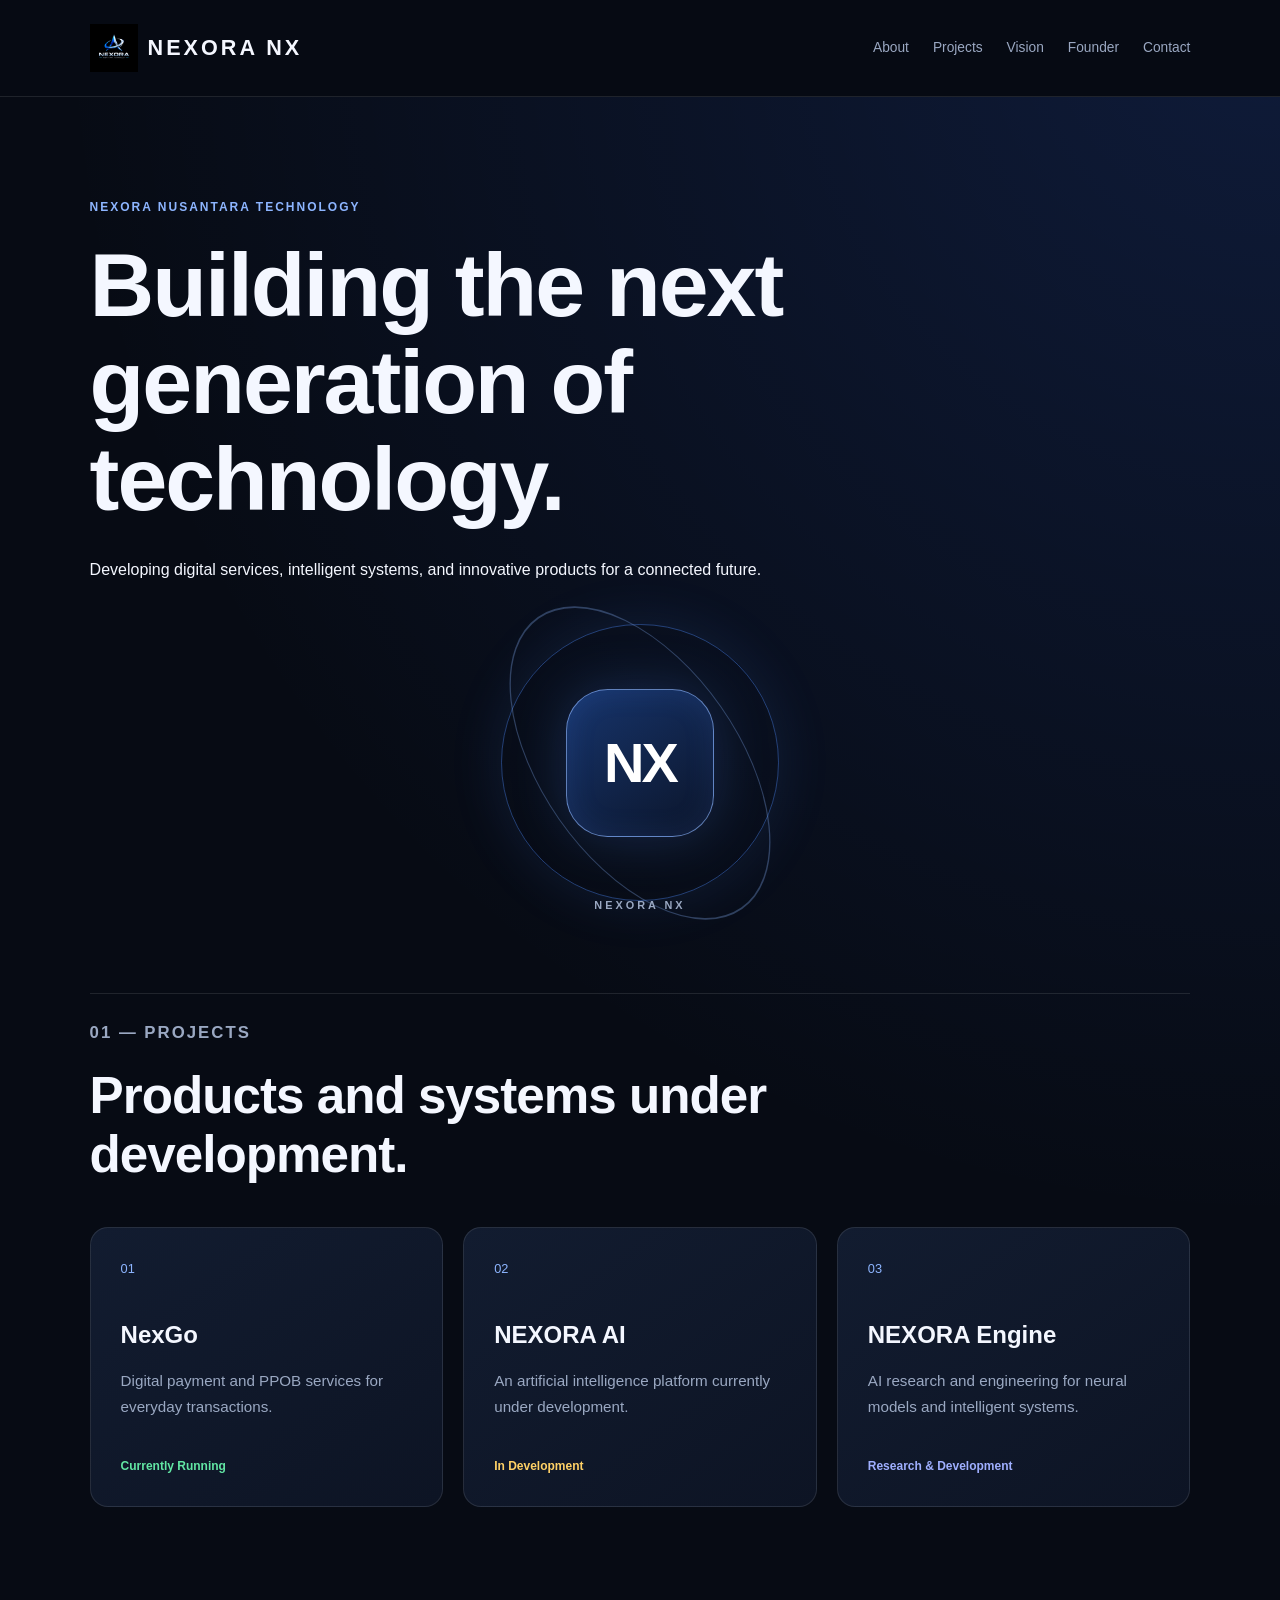
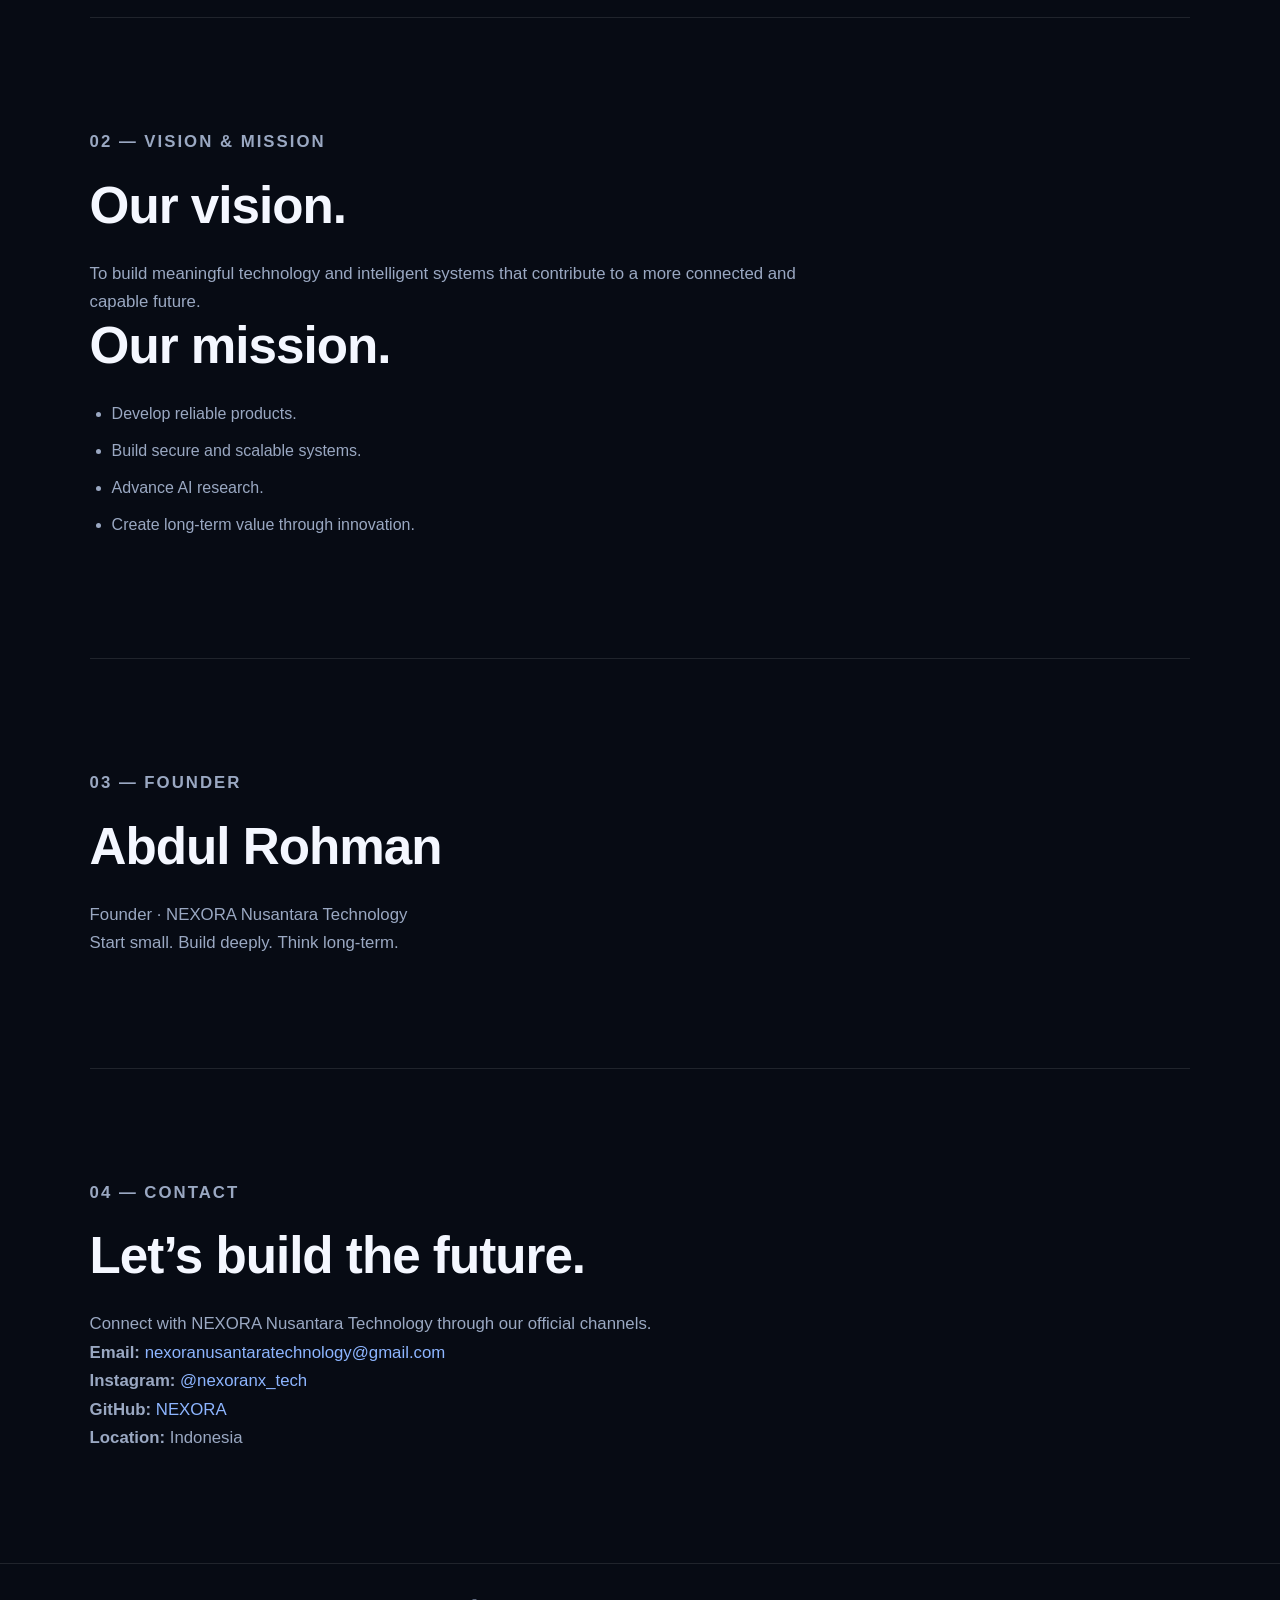
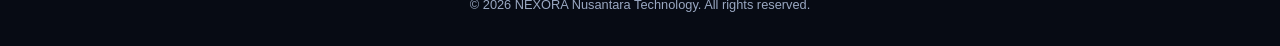
<file: index.html>
<!DOCTYPE html>
<html lang="en">
<head>
  <meta charset="UTF-8">
  <meta name="viewport" content="width=device-width, initial-scale=1.0">

  <title>NEXORA NX — Nusantara Technology</title>

  <meta
    name="description"
    content="NEXORA Nusantara Technology — Digital Solutions & Technology."
  >

  <link rel="stylesheet" href="style.css?v=nx-animation-test">
</head>

<body>

  <header>
    <nav class="navbar">

<div class="brand">
  <img src="nexora-brand.jpg" alt="NEXORA" class="brand-logo">
  <span>NEXORA NX</span>
</div>
      <div class="nav-links">
        <a href="#about">About</a>
        <a href="#projects">Projects</a>
        <a href="#vision">Vision</a>
        <a href="#founder">Founder</a>
        <a href="#contact">Contact</a>
      </div>
    </nav>
  </header>


  <main>

    <section id="about" class="hero">
      <p class="section-label">NEXORA NUSANTARA TECHNOLOGY</p>

      <h1>
        Building the next generation
        of technology.
      </h1>

      <p>
        Developing digital services, intelligent systems,
        and innovative products for a connected future.
      </p>

      <div class="nx-orbit" aria-label="NEXORA NX">
        <div class="orbit-ring orbit-ring-one"></div>
        <div class="orbit-ring orbit-ring-two"></div>
        <div class="orbit-core">NX</div>
        <span class="orbit-label">NEXORA NX</span>
      </div>
    </section>


    <section id="projects" class="section">

      <p class="section-label">01 — PROJECTS</p>

      <h2>Products and systems under development.</h2>

      <div class="project-grid">

          <a class="project-card" href="pay.html">
          <span class="project-number">01</span>

          <h3>NexGo</h3>

          <p>
            Digital payment and PPOB services for everyday transactions.
          </p>

          <span class="status active">
            Currently Running
          </span>
          </a>

        <a class="project-card" href="ai.html">
          <span class="project-number">02</span>

          <h3>NEXORA AI</h3>

          <p>
            An artificial intelligence platform currently under development.
          </p>

          <span class="status development">
            In Development
          </span>
        </a>


        <a class="project-card" href="engine.html">
          <span class="project-number">03</span>

          <h3>NEXORA Engine</h3>

          <p>
            AI research and engineering for neural models
            and intelligent systems.
          </p>

          <span class="status research">
            Research & Development
          </span>
        </a>

      </div>
    </section>


    <section id="vision" class="section">

      <p class="section-label">02 — VISION & MISSION</p>

      <h2>Our vision.</h2>

      <p>
        To build meaningful technology and intelligent systems that
        contribute to a more connected and capable future.
      </p>

      <h2>Our mission.</h2>

      <ul>
        <li>Develop reliable products.</li>
        <li>Build secure and scalable systems.</li>
        <li>Advance AI research.</li>
        <li>Create long-term value through innovation.</li>
      </ul>

    </section>


    <section id="founder" class="section">

      <p class="section-label">03 — FOUNDER</p>

      <h2>Abdul Rohman</h2>

      <p>
        Founder · NEXORA Nusantara Technology
      </p>

      <p>
        Start small. Build deeply. Think long-term.
      </p>

    </section>


    <section id="contact" class="section">

      <p class="section-label">04 — CONTACT</p>

      <h2>Let’s build the future.</h2>

      <p>
        Connect with NEXORA Nusantara Technology
        through our official channels.
      </p>

      <div class="contact-list">

        <p>
          <strong>Email:</strong>
          <a href="mailto:nexoranusantaratechnology@gmail.com">
            nexoranusantaratechnology@gmail.com
          </a>
        </p>

        <p>
          <strong>Instagram:</strong>
          <a
            href="https://www.instagram.com/nexoranx_tech/"
            target="_blank"
            rel="noopener noreferrer"
          >
            @nexoranx_tech
          </a>
        </p>

        <p>
          <strong>GitHub:</strong>
          <a
            href="https://github.com/nexoraidn/Nexora"
            target="_blank"
            rel="noopener noreferrer"
          >
            NEXORA
          </a>
        </p>

        <p>
          <strong>Location:</strong>
          Indonesia
        </p>

      </div>

    </section>

  </main>


  <footer>

    <p>
      © <span id="year"></span>
      NEXORA Nusantara Technology.
      All rights reserved.
    </p>

  </footer>


  <script src="script.js"></script>

</body>
</html>
</file>
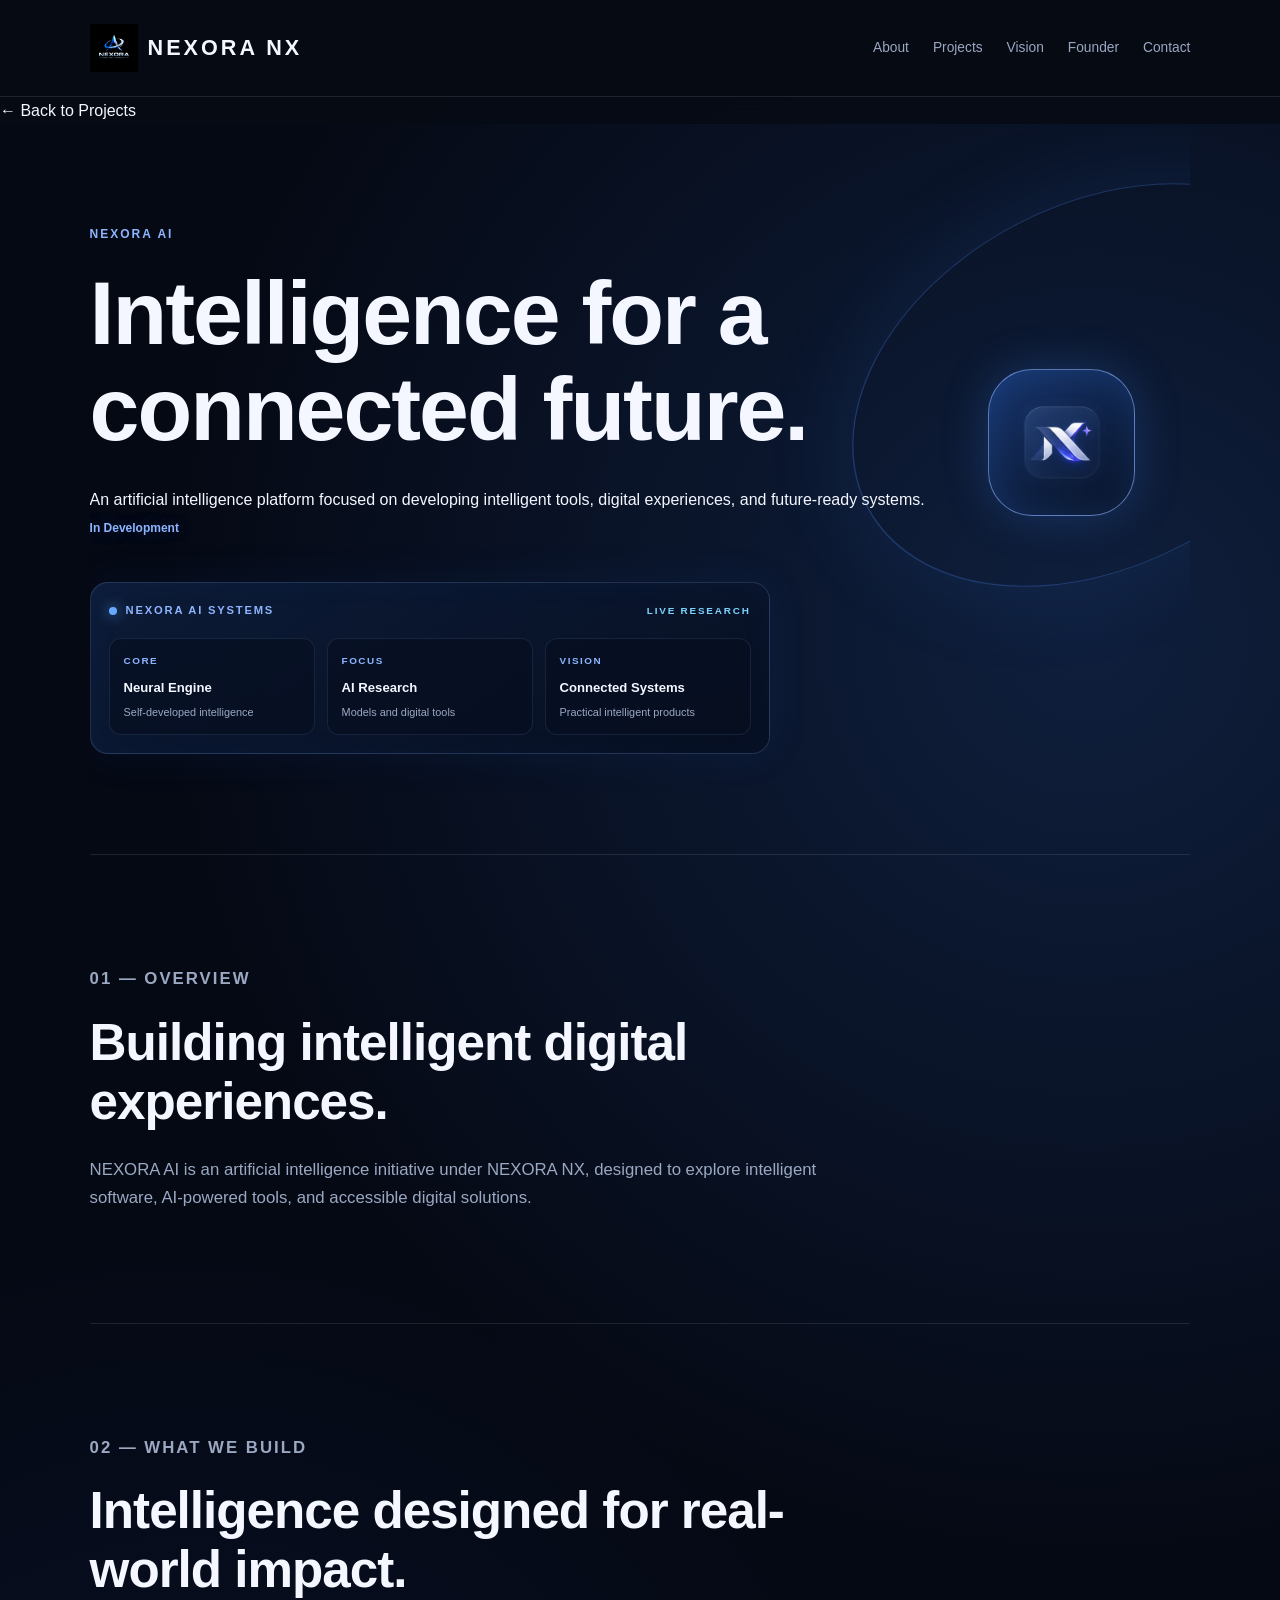
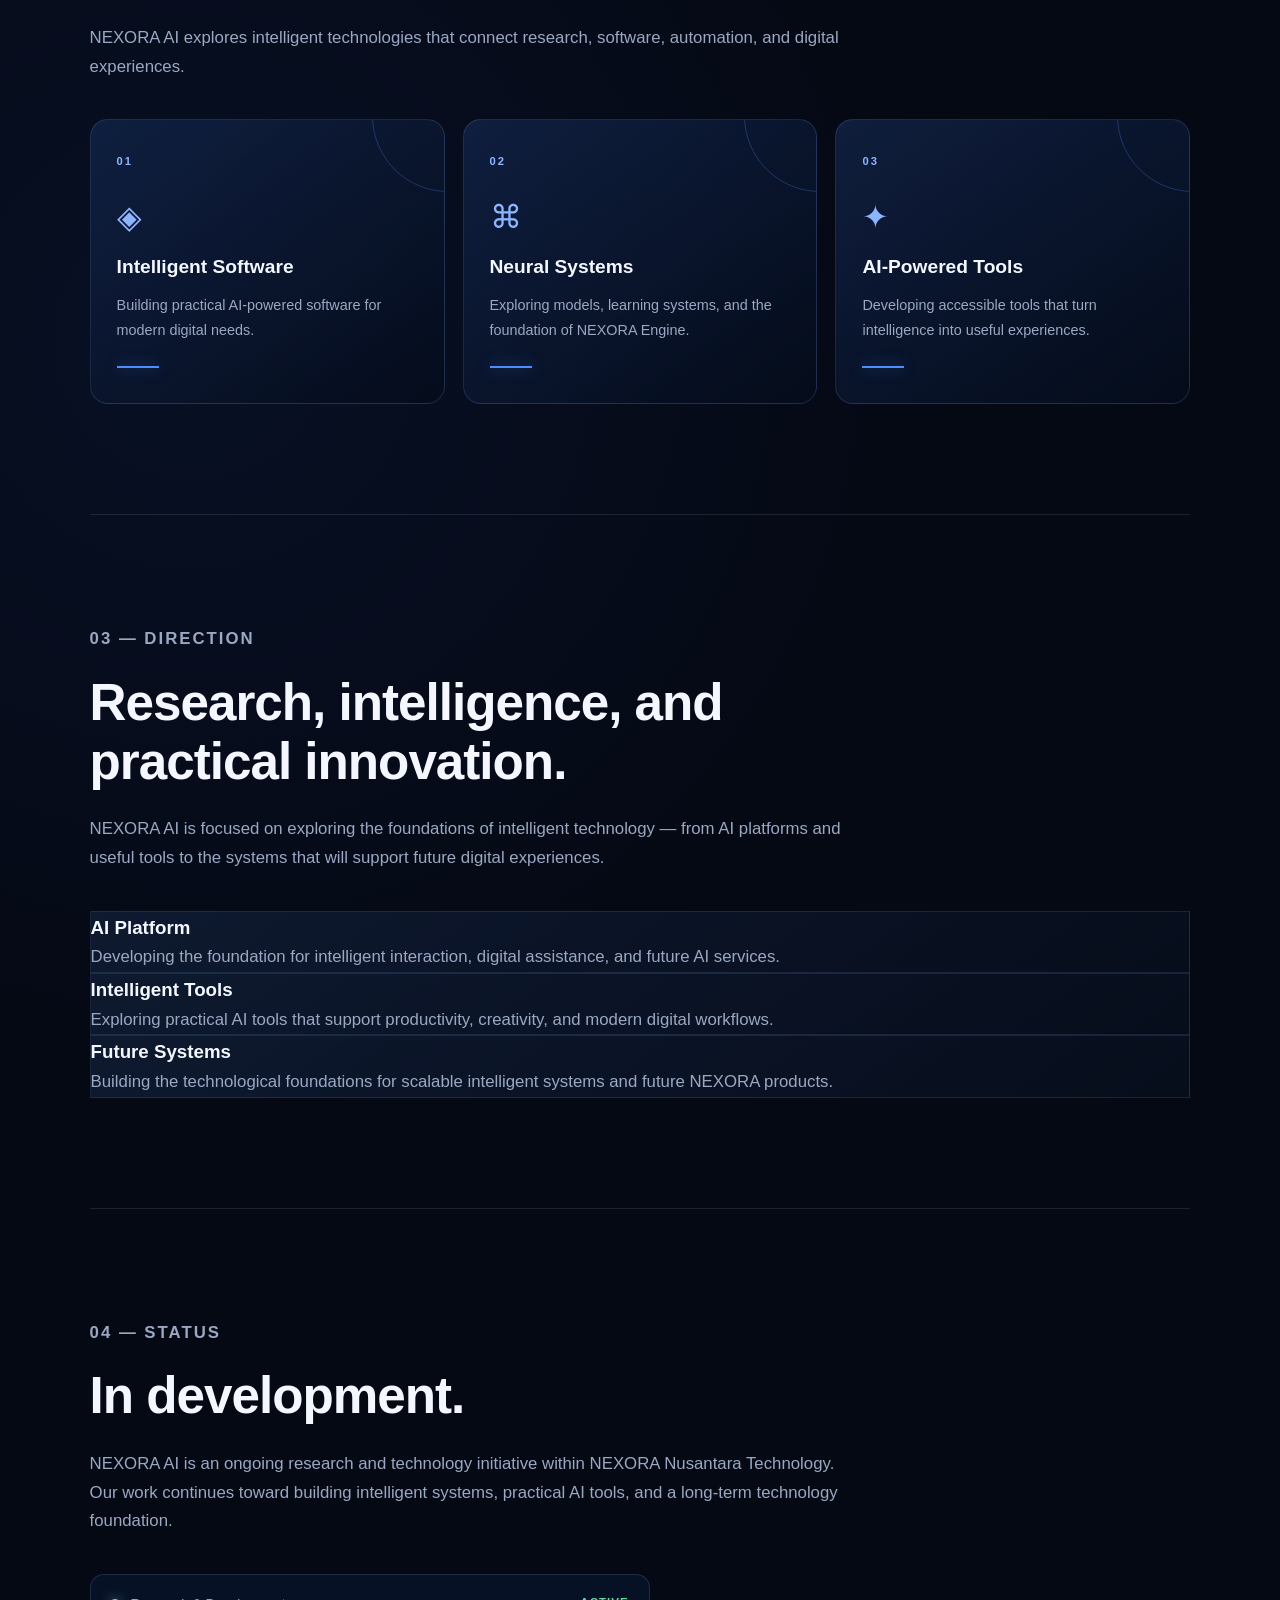
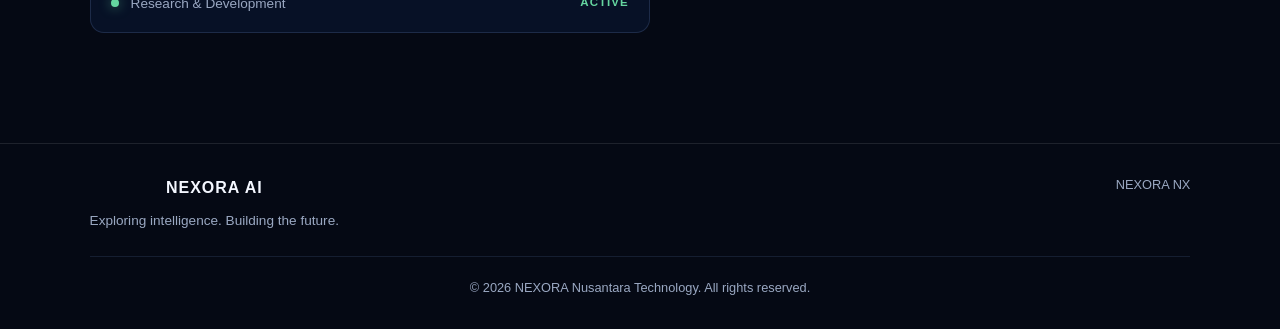
<file: ai.html>
<!DOCTYPE html>
<html lang="en">
<head>
  <meta charset="UTF-8">
  <meta name="viewport" content="width=device-width, initial-scale=1.0">

  <title>NEXORA AI — NEXORA NX</title>

  <meta
    name="description"
    content="NEXORA AI — An artificial intelligence platform by NEXORA NX."
  >

  <link rel="stylesheet" href="style.css">
  <link rel="stylesheet" href="ai.css">
</head>

<body>

  <header>
    <nav class="navbar">
      <a class="brand" href="index.html">
        <img src="nexora-brand.jpg" alt="NEXORA NX" class="brand-logo">
        <span>NEXORA NX</span>
      </a>

      <div class="nav-links">
        <a href="index.html#about">About</a>
        <a href="index.html#projects">Projects</a>
        <a href="index.html#vision">Vision</a>
        <a href="index.html#founder">Founder</a>
        <a href="index.html#contact">Contact</a>
      </div>
    </nav>

    <a class="back-link" href="index.html#projects">
      ← Back to Projects
    </a>
  </header>

  <main>

    <section class="hero">
      <p class="section-label">NEXORA AI</p>

      <h1>
        Intelligence for
        a connected future.
      </h1>

      <p>
        An artificial intelligence platform focused on developing
        intelligent tools, digital experiences, and future-ready systems.
      </p>

      <div class="project-detail-meta">
        <span class="status development">In Development</span>
      </div>

      <div class="ai-signal-panel">
        <div class="signal-header">
          <span class="signal-dot"></span>
          <span>NEXORA AI SYSTEMS</span>
          <span class="signal-live">LIVE RESEARCH</span>
        </div>

        <div class="signal-grid">
          <div class="signal-card">
            <span class="signal-label">CORE</span>
            <strong>Neural Engine</strong>
            <small>Self-developed intelligence</small>
          </div>

          <div class="signal-card">
            <span class="signal-label">FOCUS</span>
            <strong>AI Research</strong>
            <small>Models and digital tools</small>
          </div>

          <div class="signal-card">
            <span class="signal-label">VISION</span>
            <strong>Connected Systems</strong>
            <small>Practical intelligent products</small>
          </div>
        </div>
      </div>
    </section>

    <section class="section">

      <p class="section-label">01 — OVERVIEW</p>

      <h2>Building intelligent digital experiences.</h2>

      <p>
        NEXORA AI is an artificial intelligence initiative under
        NEXORA NX, designed to explore intelligent software,
        AI-powered tools, and accessible digital solutions.
      </p>

    </section>

    <section class="section ai-build-section">

      <p class="section-label">02 — WHAT WE BUILD</p>

      <h2>Intelligence designed for real-world impact.</h2>

      <p class="ai-section-intro">
        NEXORA AI explores intelligent technologies that connect
        research, software, automation, and digital experiences.
      </p>

      <div class="ai-build-grid">

        <article class="ai-build-card">
          <span class="ai-card-number">01</span>
          <div class="ai-card-icon">◈</div>
          <h3>Intelligent Software</h3>
          <p>
            Building practical AI-powered software for modern digital needs.
          </p>
          <span class="ai-card-line"></span>
        </article>

        <article class="ai-build-card">
          <span class="ai-card-number">02</span>
          <div class="ai-card-icon">⌘</div>
          <h3>Neural Systems</h3>
          <p>
            Exploring models, learning systems, and the foundation of NEXORA Engine.
          </p>
          <span class="ai-card-line"></span>
        </article>

        <article class="ai-build-card">
          <span class="ai-card-number">03</span>
          <div class="ai-card-icon">✦</div>
          <h3>AI-Powered Tools</h3>
          <p>
            Developing accessible tools that turn intelligence into useful experiences.
          </p>
          <span class="ai-card-line"></span>
        </article>

      </div>

    </section>


    <section class="section ai-direction-section">

      <p class="section-label">03 — DIRECTION</p>

      <h2>Research, intelligence, and practical innovation.</h2>

      <p class="ai-section-intro">
        NEXORA AI is focused on exploring the foundations of
        intelligent technology — from AI platforms and useful tools
        to the systems that will support future digital experiences.
      </p>

      <div class="vision-grid">

        <article class="vision-card">
          <h3>AI Platform</h3>
          <p>
            Developing the foundation for intelligent interaction,
            digital assistance, and future AI services.
          </p>
        </article>

        <article class="vision-card">
          <h3>Intelligent Tools</h3>
          <p>
            Exploring practical AI tools that support productivity,
            creativity, and modern digital workflows.
          </p>
        </article>

        <article class="vision-card">
          <h3>Future Systems</h3>
          <p>
            Building the technological foundations for scalable
            intelligent systems and future NEXORA products.
          </p>
        </article>

      </div>

    </section>

    <section class="section ai-status-section">

      <p class="section-label">04 — STATUS</p>

      <h2>In development.</h2>

      <p class="ai-section-intro">
        NEXORA AI is an ongoing research and technology initiative
        within NEXORA Nusantara Technology.
        Our work continues toward building intelligent systems,
        practical AI tools, and a long-term technology foundation.
      </p>

      <div class="ai-status-line">
        <span class="ai-status-dot"></span>
        <span>Research & Development</span>
        <span class="ai-status-active">Active</span>
      </div>

    </section>

  </main>

  <footer>
    <div class="footer-main">
      <div class="footer-copy">
        <strong>NEXORA AI</strong>
        <p>Exploring intelligence. Building the future.</p>
      </div>

      <span class="footer-brand">NEXORA NX</span>
    </div>

    <div class="footer-bottom">
      <p>
        © <span id="year"></span>
        NEXORA Nusantara Technology.
        All rights reserved.
      </p>
    </div>
  </footer>

  <script src="script.js"></script>

</body>
</html>
</file>
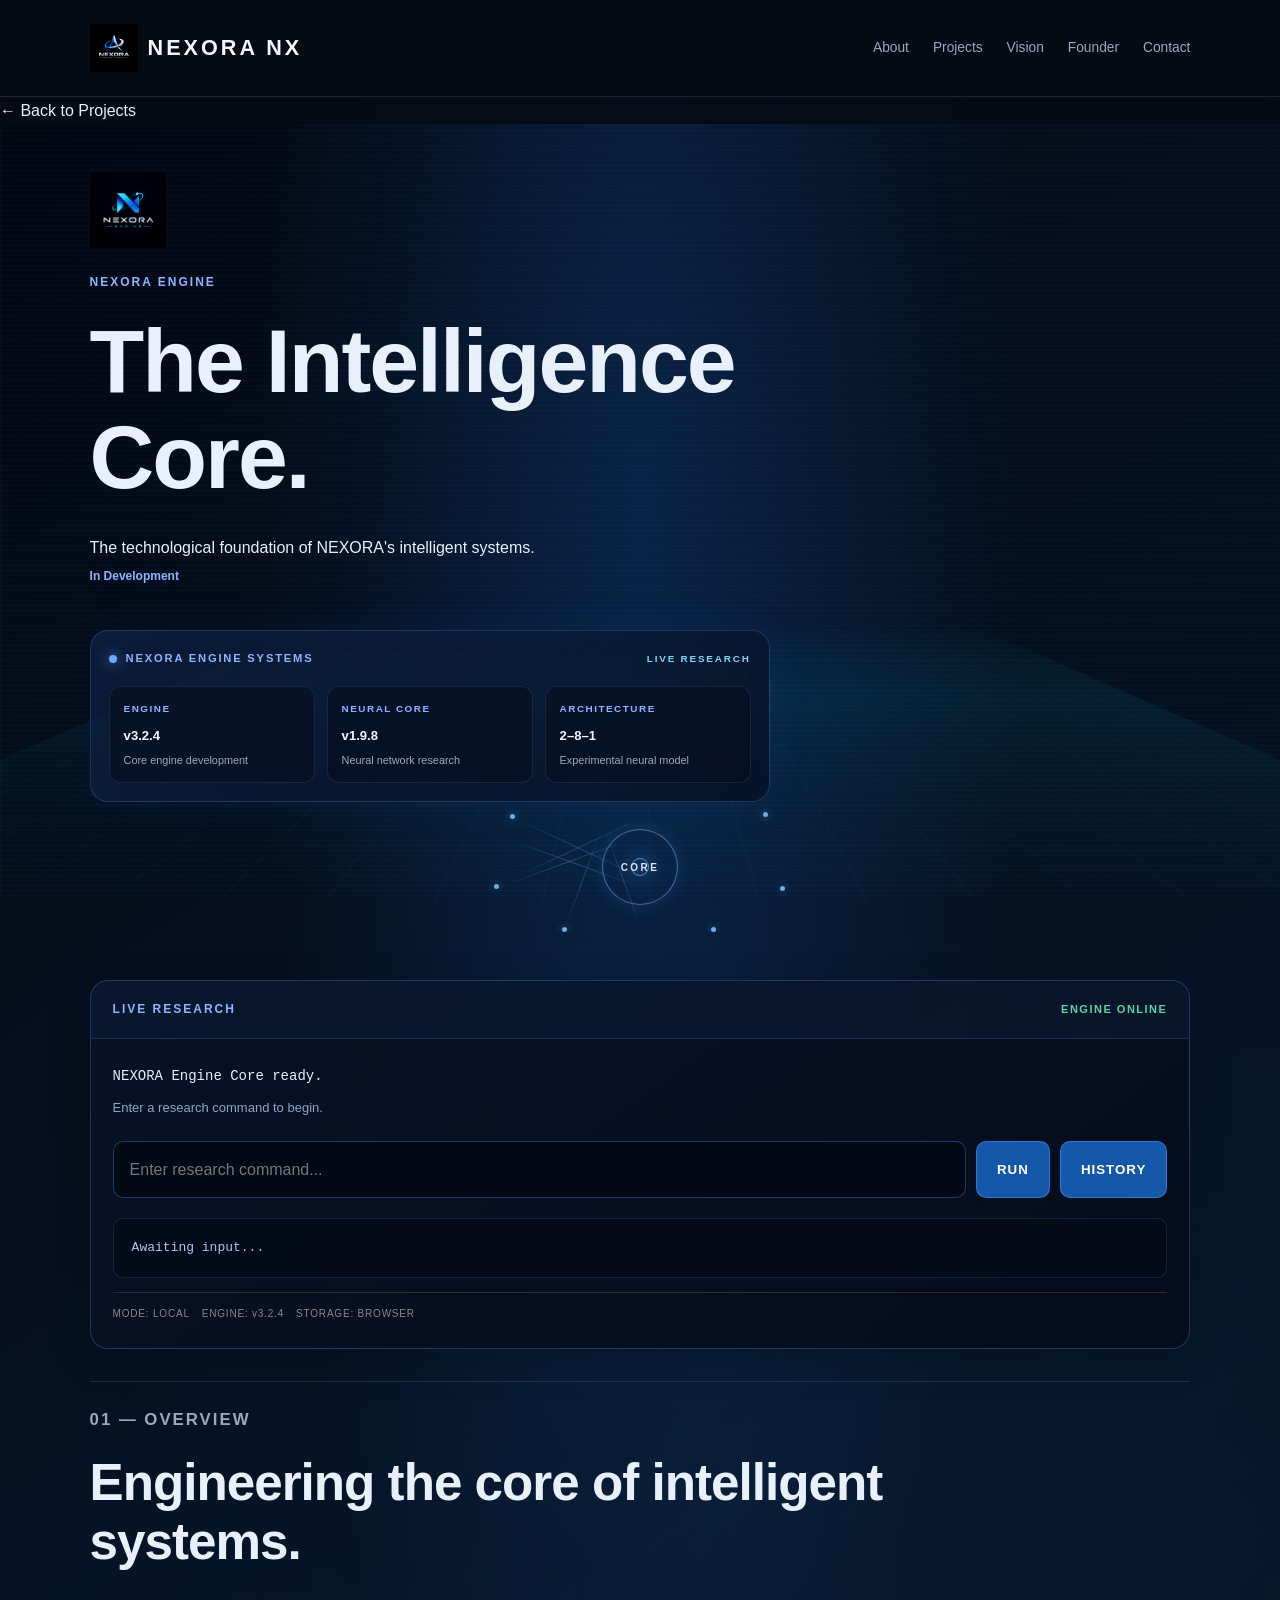
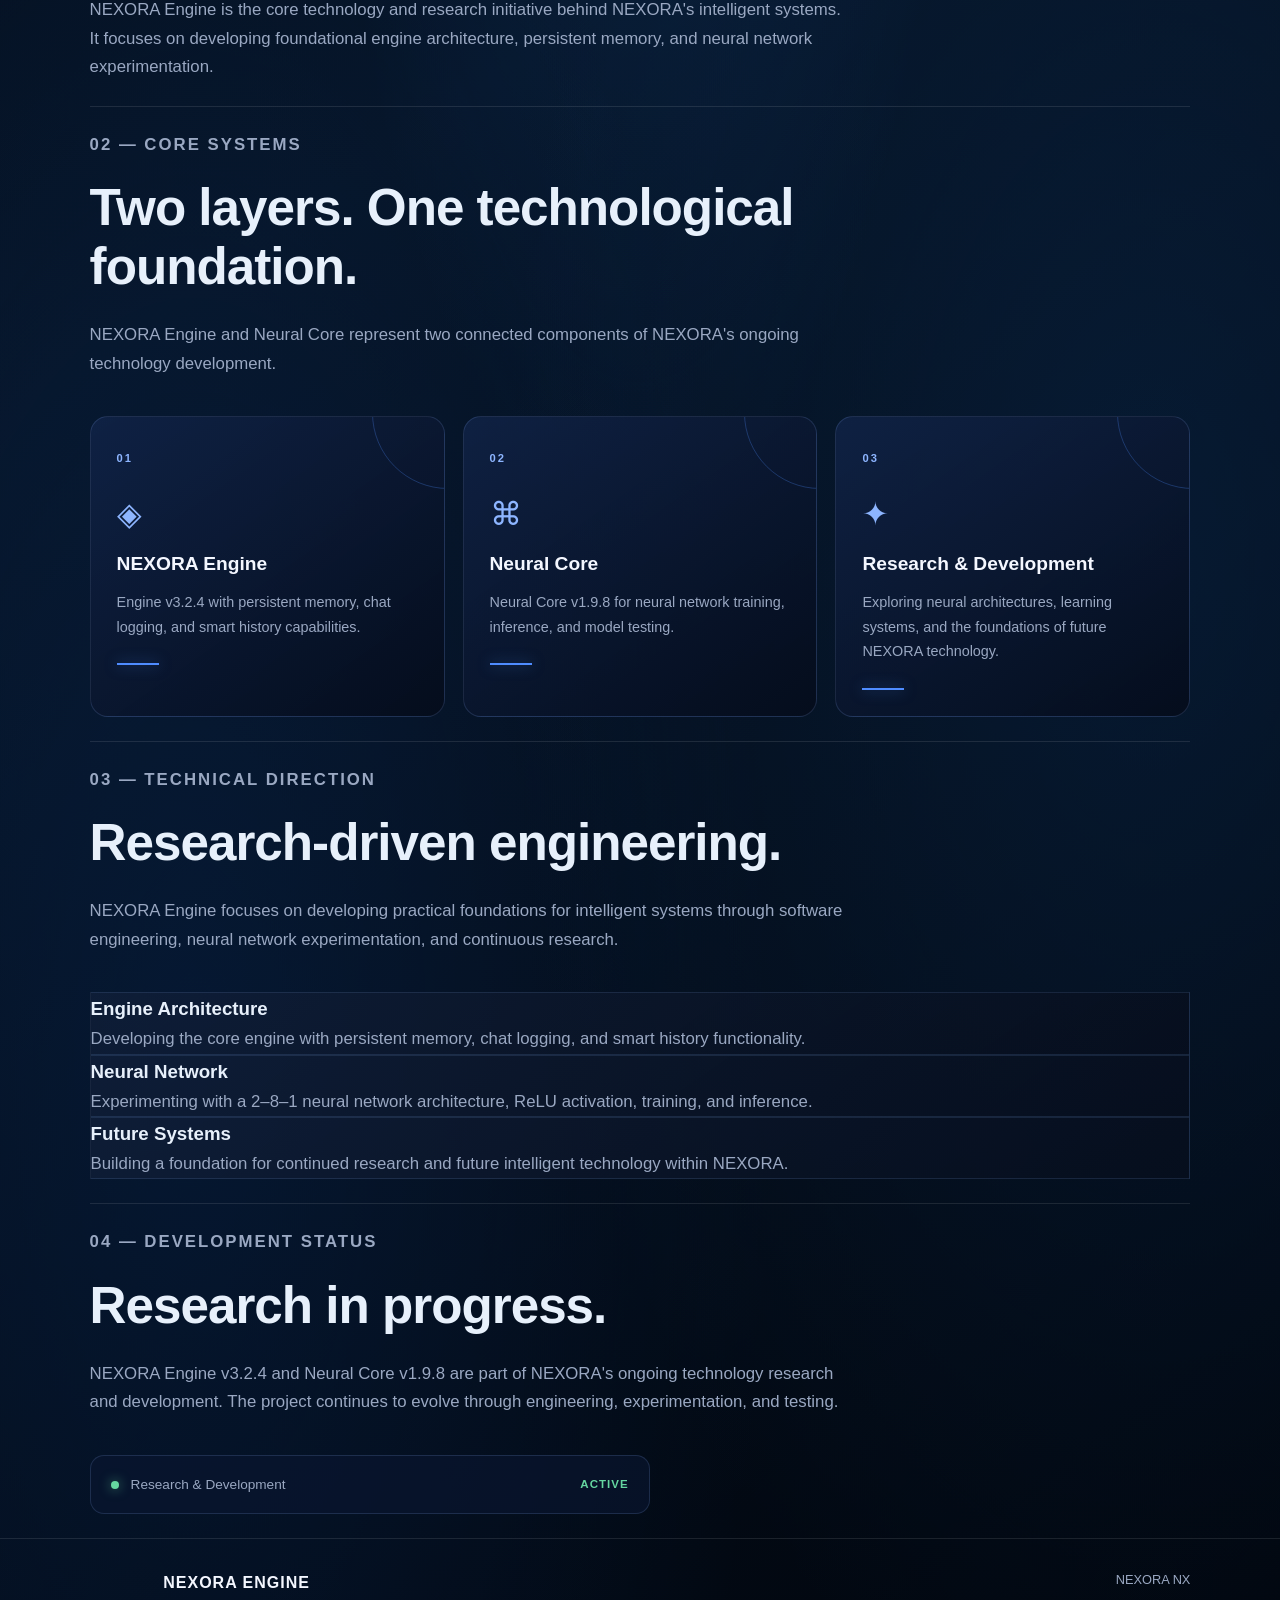
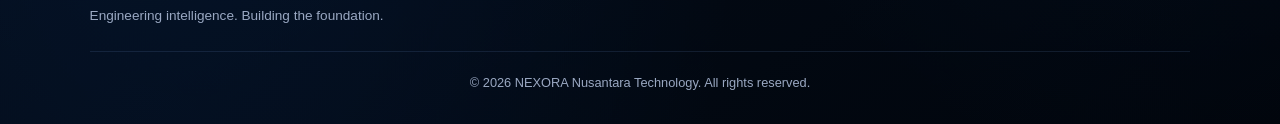
<file: engine.html>
<!DOCTYPE html>
<html lang="en">
<head>
  <meta charset="UTF-8">
  <meta name="viewport" content="width=device-width, initial-scale=1.0">

  <title>NEXORA Engine — NEXORA NX</title>

  <meta
    name="description"
    content="NEXORA Engine — Core technology and neural research by NEXORA NX."
  >

  <link rel="stylesheet" href="style.css">
  <link rel="stylesheet" href="ai.css">
  <link rel="stylesheet" href="engine.css">
</head>

<body>

  <header>
    <nav class="navbar">
      <a class="brand" href="index.html">
        <img src="nexora-brand.jpg" alt="NEXORA Engine" class="brand-logo">
        <span>NEXORA NX</span>
      </a>

      <div class="nav-links">
        <a href="index.html#about">About</a>
        <a href="index.html#projects">Projects</a>
        <a href="index.html#vision">Vision</a>
        <a href="index.html#founder">Founder</a>
        <a href="index.html#contact">Contact</a>
      </div>
    </nav>

    <a class="back-link" href="index.html#projects">
      ← Back to Projects
    </a>
  </header>

  <main>

    <section class="hero">
      <div class="engine-brand"><img src="assets/nexora-engine-logo-v3.2.4.png" alt="NEXORA Engine logo"></div>
      <p class="section-label">NEXORA ENGINE</p>

      <h1>
        The Intelligence
        Core.
      </h1>

      <p>
        The technological foundation of NEXORA's intelligent systems.
      </p>

      <div class="project-detail-meta">
        <span class="status development">In Development</span>
      </div>

      <div class="ai-signal-panel">
        <div class="signal-header">
          <span class="signal-dot"></span>
          <span>NEXORA ENGINE SYSTEMS</span>
          <span class="signal-live">LIVE RESEARCH</span>
        </div>

        <div class="signal-grid">

          <div class="signal-card">
            <span class="signal-label">ENGINE</span>
            <strong id="engine-version">v3.2.4</strong>
            <small>Core engine development</small>
          </div>

          <div class="signal-card">
            <span class="signal-label">NEURAL CORE</span>
            <strong>v1.9.8</strong>
            <small>Neural network research</small>
          </div>

          <div class="signal-card">
            <span class="signal-label">ARCHITECTURE</span>
            <strong>2–8–1</strong>
            <small>Experimental neural model</small>
          </div>

        </div>
      </div>
      <div class="engine-core-visual" aria-hidden="true">
        <div class="core-network">
          <span class="core-node node-1"></span>
          <span class="core-node node-2"></span>
          <span class="core-node node-3"></span>
          <span class="core-node node-4"></span>
          <span class="core-node node-5"></span>
          <span class="core-node node-6"></span>

          <span class="core-line line-1"></span>
          <span class="core-line line-2"></span>
          <span class="core-line line-3"></span>
          <span class="core-line line-4"></span>
          <span class="core-line line-5"></span>
          <span class="core-line line-6"></span>

          <div class="core-center">
            <span class="core-pulse"></span>
            <strong>CORE</strong>
          </div>
        </div>
      </div>

    </section>
    <section class="research-console">
      <div class="research-console-header">
        <h2 class="section-label">LIVE RESEARCH</h2>
        <span class="research-status">ENGINE ONLINE</span>
      </div>
      <div class="research-console-body">
        <p class="research-prompt">NEXORA Engine Core ready.</p>
        <p class="research-hint">Enter a research command to begin.</p>
        <div class="research-input-row">
          <input id="research-input" type="text" placeholder="Enter research command..." aria-label="Research command" autocomplete="off">
          <button id="research-submit" type="button">RUN</button>
          <button id="research-history" type="button">HISTORY</button>
        </div>
        <div id="research-output" class="research-output">
          <span>Awaiting input...</span>
        </div>
        <div class="research-info-panel">
          <span>MODE: LOCAL</span>
          <span>ENGINE: v3.2.4</span>
          <span>STORAGE: BROWSER</span>
        </div>
      </div>
    </section>

    <section class="section">

      <p class="section-label">01 — OVERVIEW</p>

      <h2>Engineering the core of intelligent systems.</h2>

      <p>
        NEXORA Engine is the core technology and research initiative
        behind NEXORA's intelligent systems. It focuses on developing
        foundational engine architecture, persistent memory,
        and neural network experimentation.
      </p>

    </section>

    <section class="section ai-build-section">

      <p class="section-label">02 — CORE SYSTEMS</p>

      <h2>Two layers. One technological foundation.</h2>

      <p class="ai-section-intro">
        NEXORA Engine and Neural Core represent two connected
        components of NEXORA's ongoing technology development.
      </p>

      <div class="ai-build-grid">

        <article class="ai-build-card">
          <span class="ai-card-number">01</span>
          <div class="ai-card-icon">◈</div>

          <h3>NEXORA Engine</h3>

          <p>
            Engine v3.2.4 with persistent memory, chat logging,
            and smart history capabilities.
          </p>

          <span class="ai-card-line"></span>
        </article>

        <article class="ai-build-card">
          <span class="ai-card-number">02</span>
          <div class="ai-card-icon">⌘</div>

          <h3>Neural Core</h3>

          <p>
            Neural Core v1.9.8 for neural network training,
            inference, and model testing.
          </p>

          <span class="ai-card-line"></span>
        </article>

        <article class="ai-build-card">
          <span class="ai-card-number">03</span>
          <div class="ai-card-icon">✦</div>

          <h3>Research & Development</h3>

          <p>
            Exploring neural architectures, learning systems,
            and the foundations of future NEXORA technology.
          </p>

          <span class="ai-card-line"></span>
        </article>

      </div>

    </section>
    <section class="section ai-direction-section">

      <p class="section-label">03 — TECHNICAL DIRECTION</p>

      <h2>Research-driven engineering.</h2>

      <p class="ai-section-intro">
        NEXORA Engine focuses on developing practical foundations
        for intelligent systems through software engineering,
        neural network experimentation, and continuous research.
      </p>

      <div class="vision-grid">

        <article class="vision-card">
          <h3>Engine Architecture</h3>

          <p>
            Developing the core engine with persistent memory,
            chat logging, and smart history functionality.
          </p>
        </article>

        <article class="vision-card">
          <h3>Neural Network</h3>

          <p>
            Experimenting with a 2–8–1 neural network architecture,
            ReLU activation, training, and inference.
          </p>
        </article>

        <article class="vision-card">
          <h3>Future Systems</h3>

          <p>
            Building a foundation for continued research and
            future intelligent technology within NEXORA.
          </p>
        </article>

      </div>

    </section>

    <section class="section ai-status-section">

      <p class="section-label">04 — DEVELOPMENT STATUS</p>

      <h2>Research in progress.</h2>

      <p class="ai-section-intro">
        NEXORA Engine v3.2.4 and Neural Core v1.9.8 are part
        of NEXORA's ongoing technology research and development.
        The project continues to evolve through engineering,
        experimentation, and testing.
      </p>

      <div class="ai-status-line">
        <span class="ai-status-dot"></span>
        <span>Research & Development</span>
        <span class="ai-status-active">Active</span>
      </div>

    </section>

  </main>
  <footer>

    <div class="footer-main">

      <div class="footer-copy">
        <strong>NEXORA ENGINE</strong>

        <p>
          Engineering intelligence. Building the foundation.
        </p>
      </div>

      <span class="footer-brand">NEXORA NX</span>

    </div>

    <div class="footer-bottom">

      <p>
        © <span id="year"></span>
        NEXORA Nusantara Technology. All rights reserved.
      </p>

    </div>

  </footer>

  <script src="script.js"></script>

  <script src="engine-interaction.js"></script>
</body>
</html>
</file>
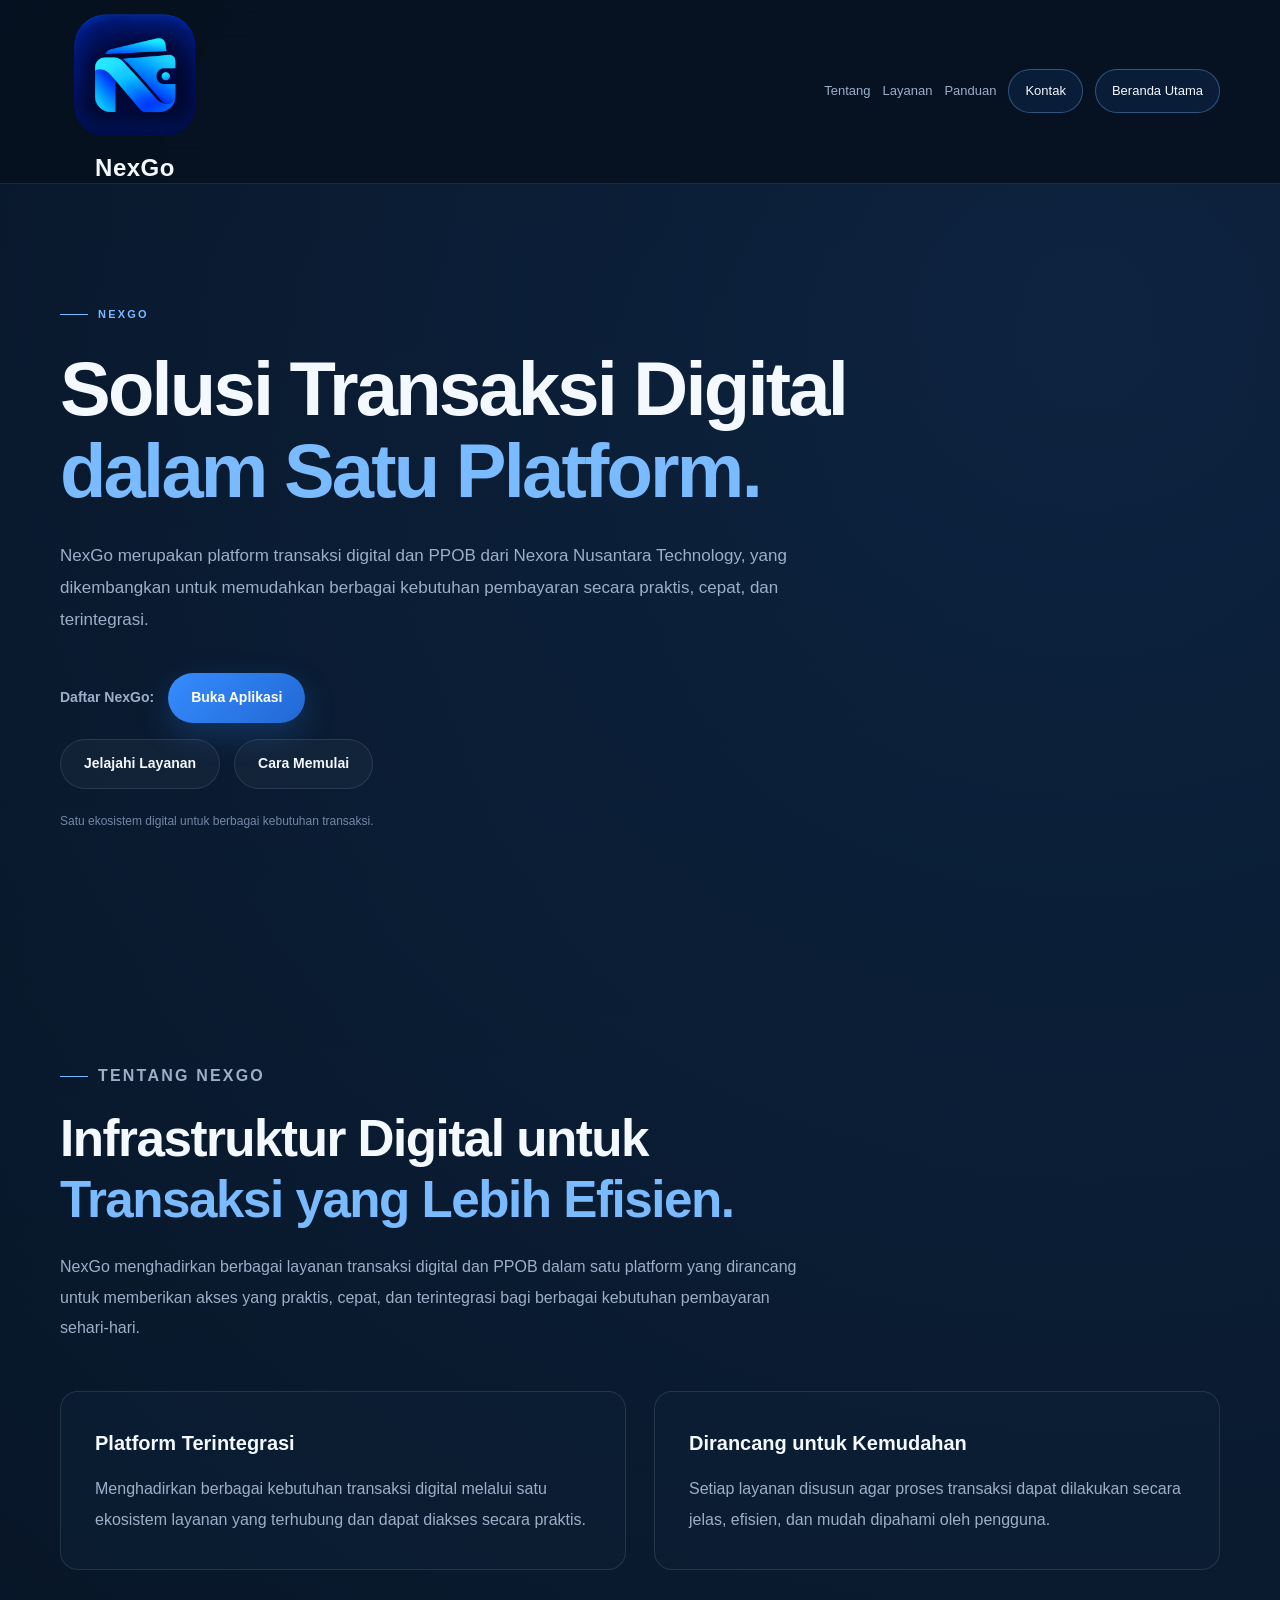
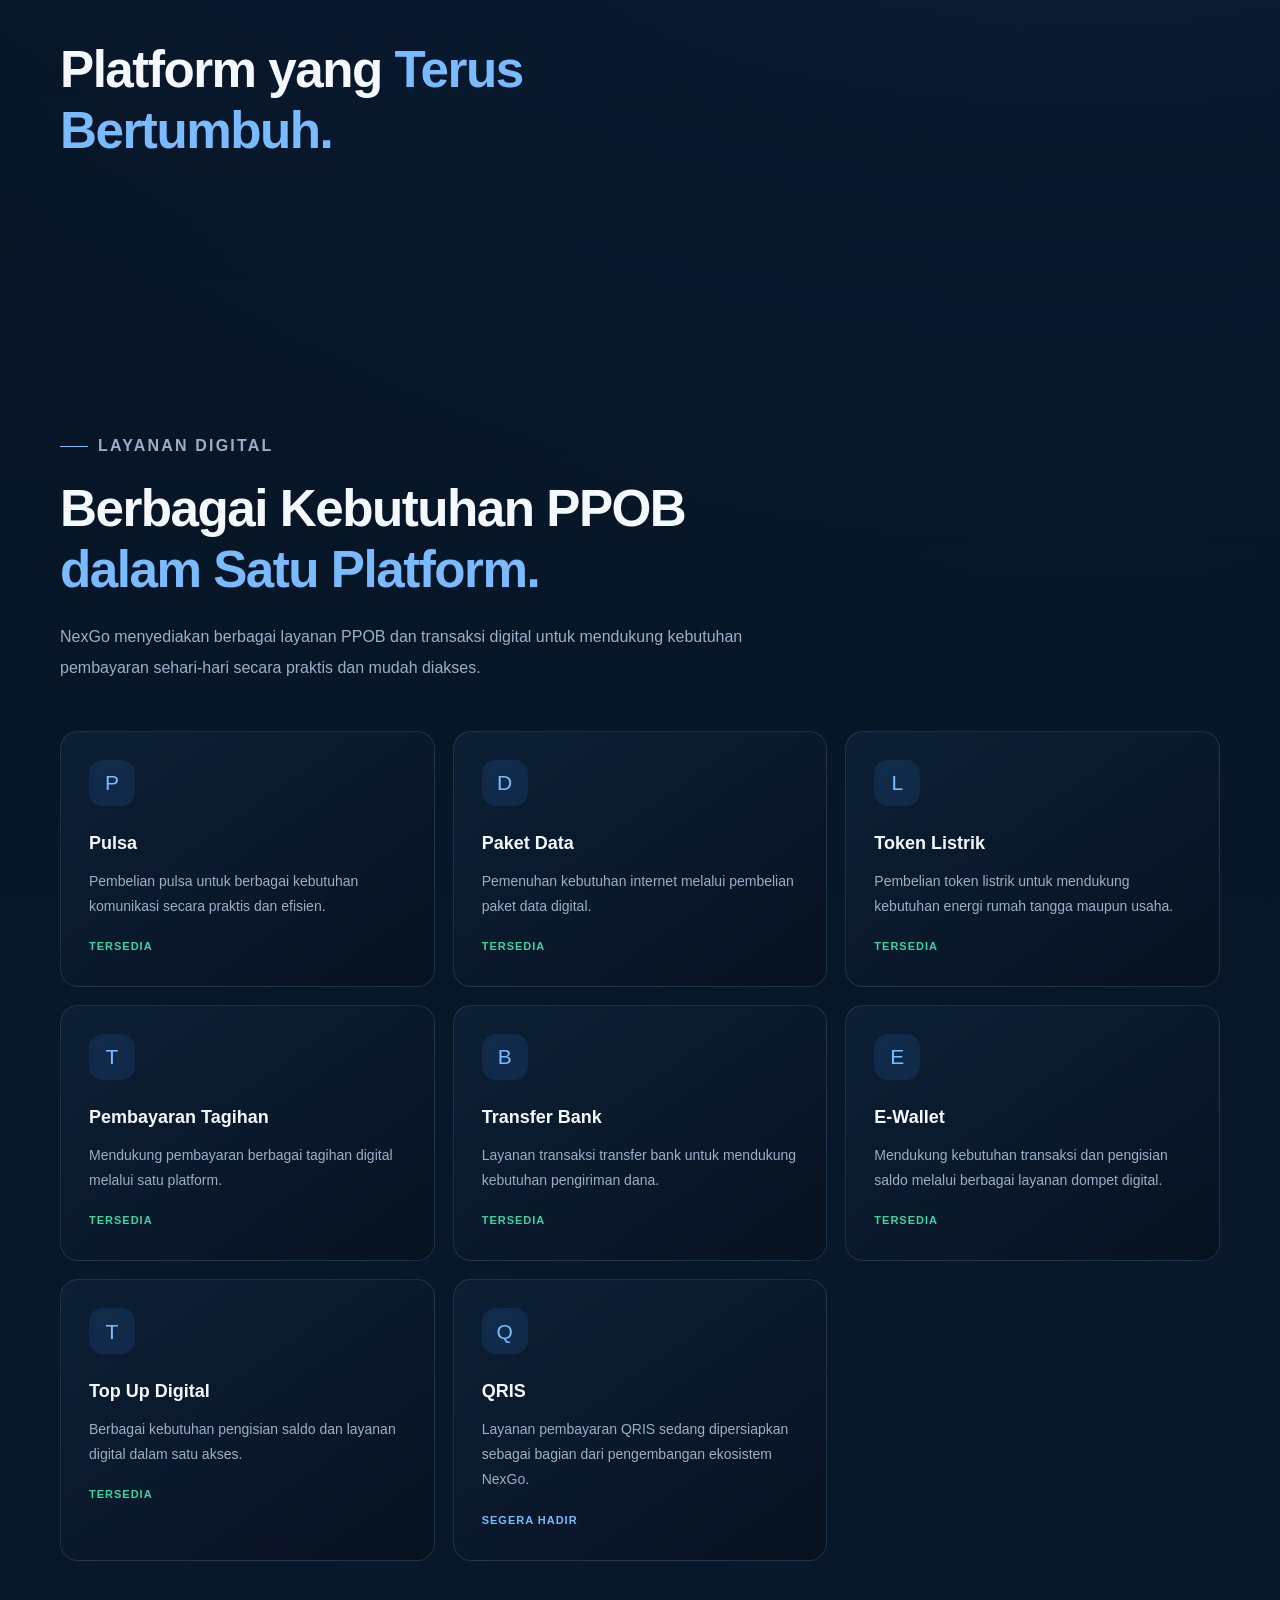
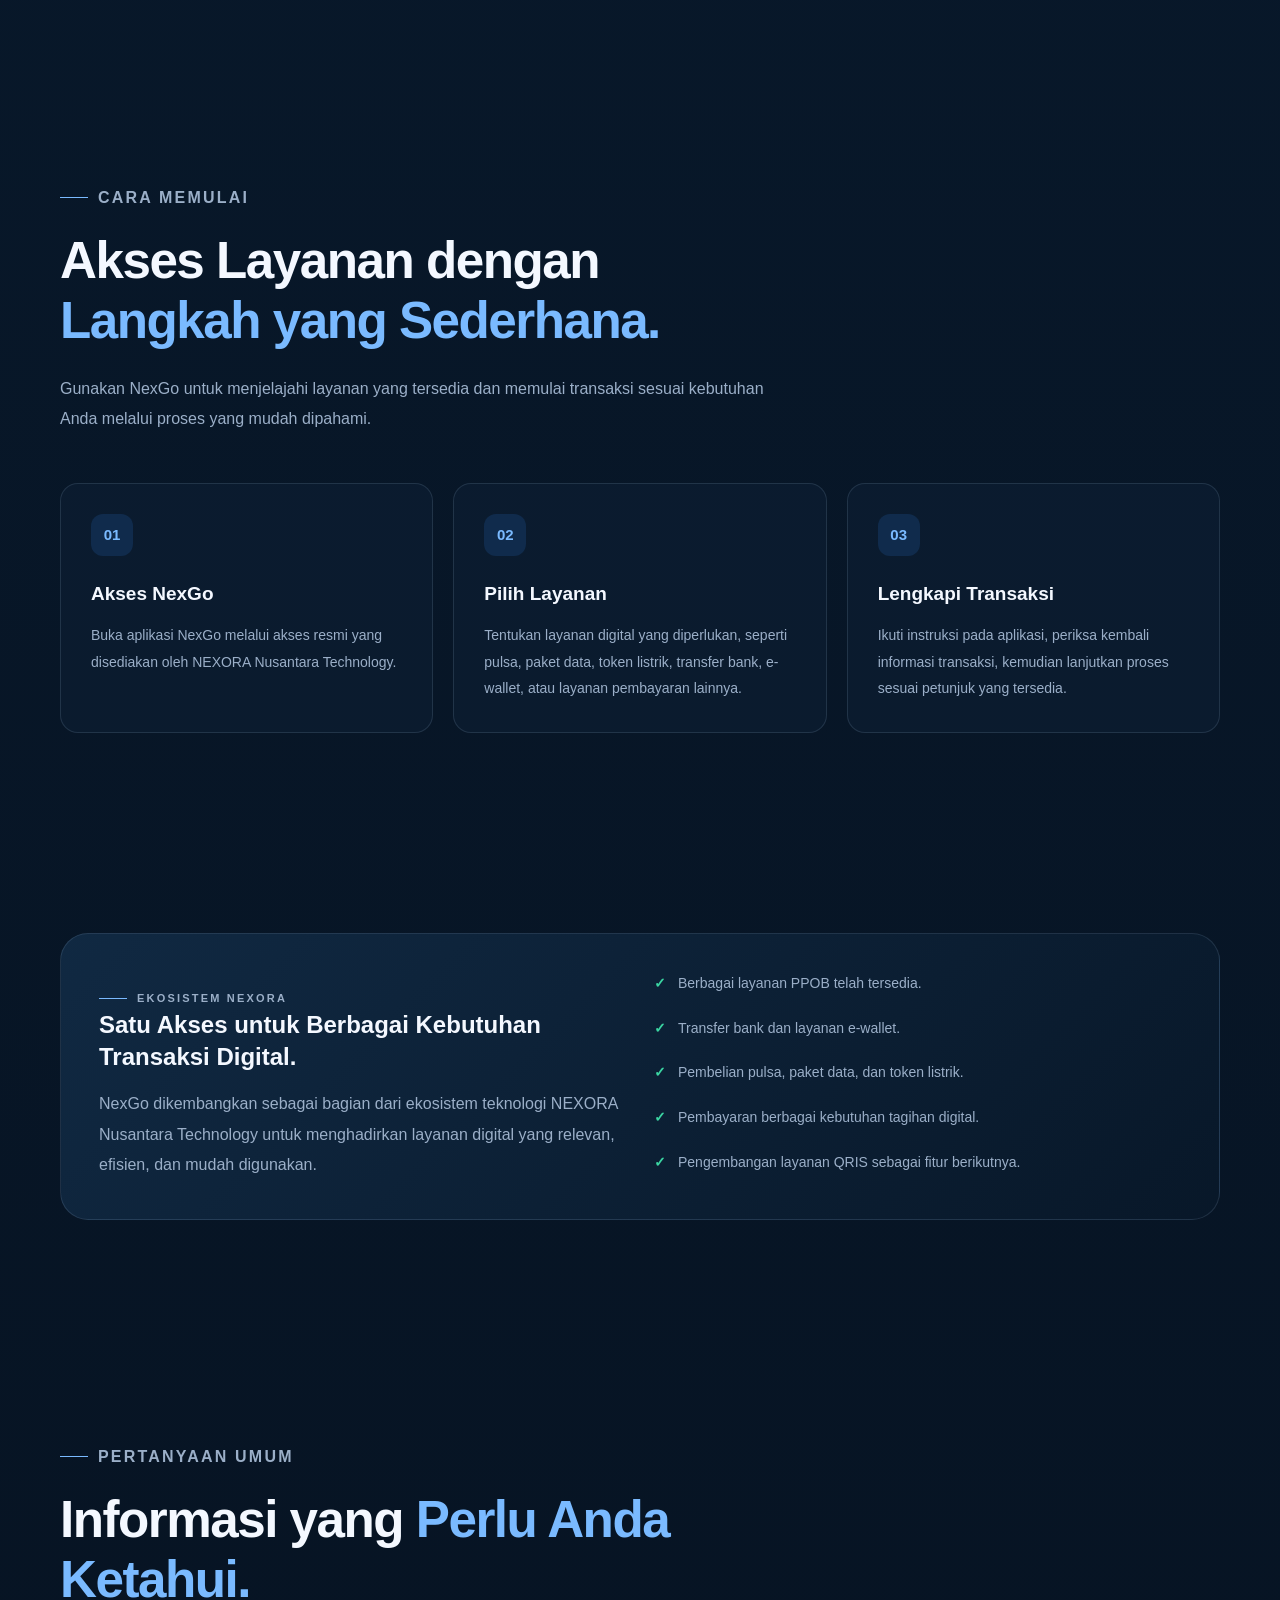
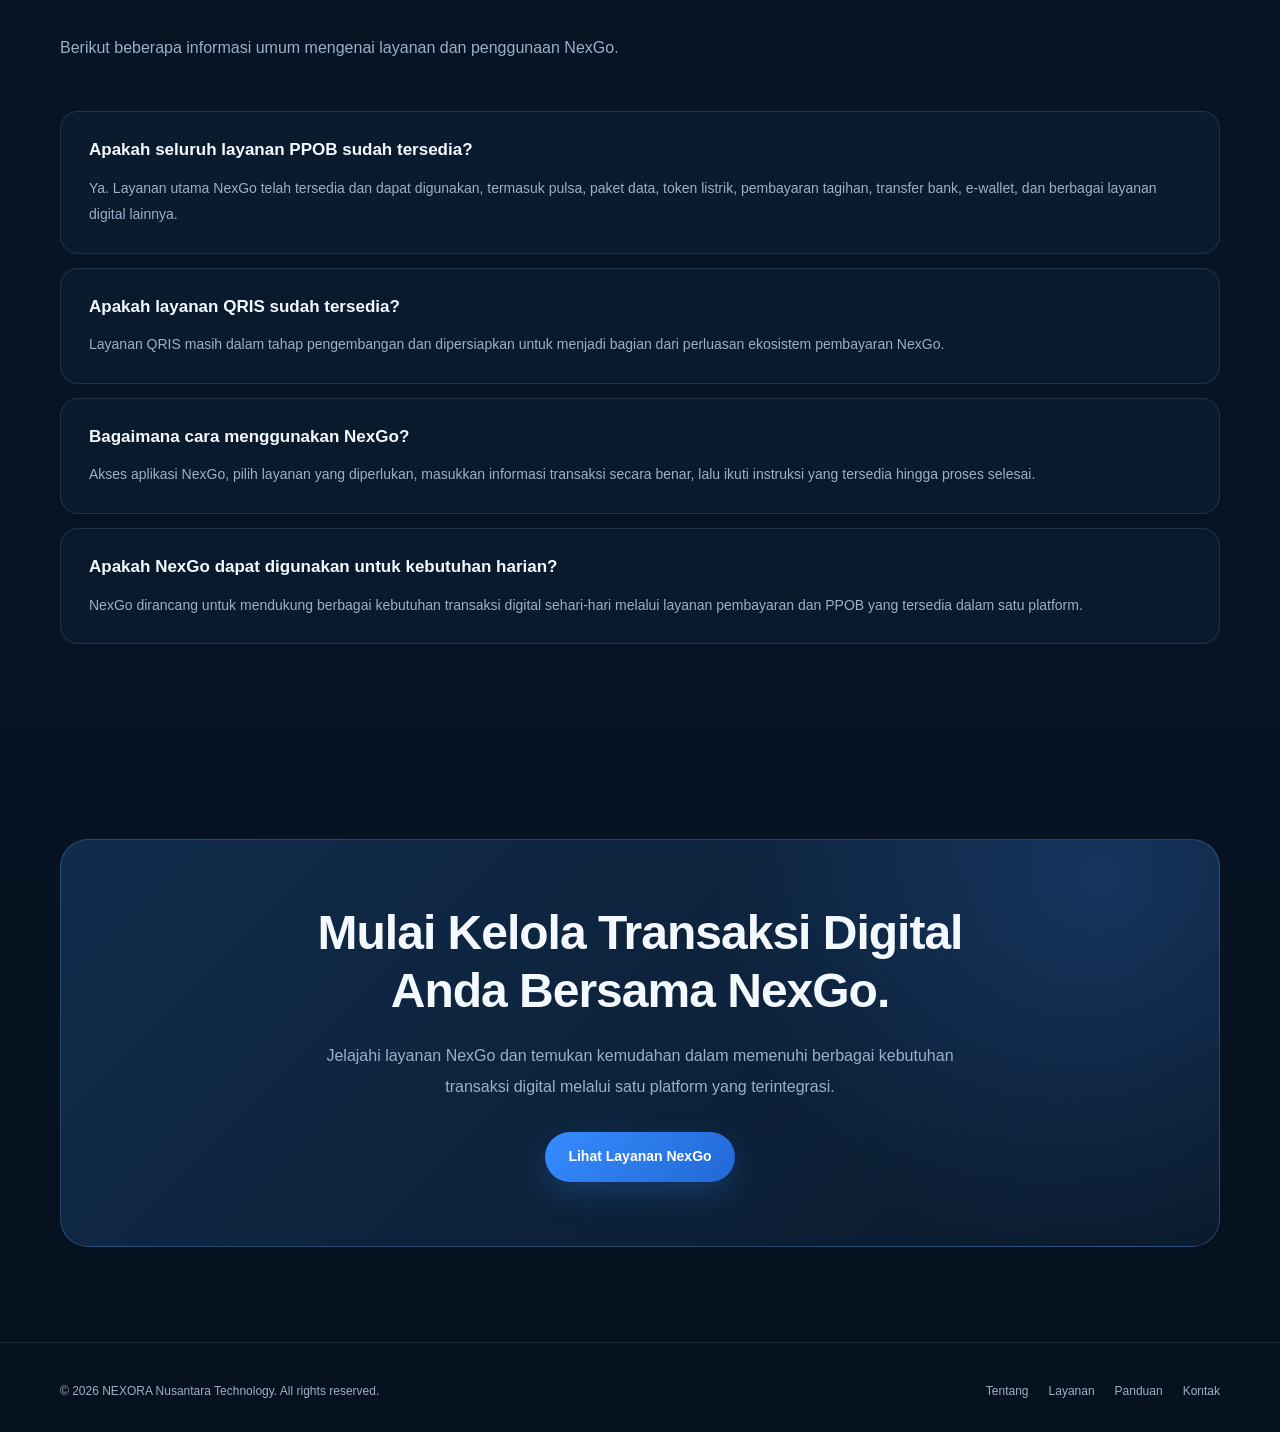
<file: pay.html>
<!DOCTYPE html>
<html lang="id">
<head>
  <meta charset="UTF-8">
  <meta name="viewport" content="width=device-width, initial-scale=1.0">

  <meta
    name="description"
    content="NexGo — Platform transaksi digital dan PPOB dari Nexora Nusantara Technology."
  >

  <meta name="theme-color" content="#06111f">

  <title>NexGo | Digital Transaction Platform</title>

  <style>
    :root {
      --background: #06111f;
      --background-soft: #0a192b;
      --surface: #0d2035;
      --surface-light: #122b46;
      --text: #f4f8ff;
      --text-muted: #9bafc8;
      --primary: #368cff;
      --primary-light: #7abaff;
      --success: #3bd5a2;
      --border: rgba(151, 177, 207, 0.16);
      --radius-large: 28px;
      --radius-medium: 18px;
      --shadow: 0 24px 70px rgba(0, 0, 0, 0.28);
    }

    * {
      box-sizing: border-box;
      margin: 0;
      padding: 0;
    }

    html {
      scroll-behavior: smooth;
    }

    body {
      min-width: 320px;
      overflow-x: hidden;
      background:
        radial-gradient(
          circle at 85% 5%,
          rgba(54, 140, 255, 0.14),
          transparent 32%
        ),
        linear-gradient(
          180deg,
          #06111f 0%,
          #08182a 48%,
          #06111f 100%
        );
      color: var(--text);
      font-family: Arial, Helvetica, sans-serif;
      line-height: 1.7;
    }

    a {
      color: inherit;
      text-decoration: none;
    }

    button,
    a {
      -webkit-tap-highlight-color: transparent;
    }

    .container {
      width: min(1160px, calc(100% - 40px));
      margin: 0 auto;
    }

    .site-header {
      position: sticky;
      top: 0;
      z-index: 100;
      border-bottom: 1px solid var(--border);
      background: rgba(6, 17, 31, 0.88);
      backdrop-filter: blur(18px);
    }

    .nav {
      min-height: 82px;
      display: flex;
      align-items: center;
      justify-content: space-between;
      gap: 24px;
    }

    .brand {
      display: inline-flex;
      flex-direction: column;
      align-items: center;
      gap: 4px;
    }

.brand-logo {
  width: 150px;
  height: auto;
  display: block;
  object-fit: contain;
}
    .brand-text {
      display: flex;
      flex-direction: column;
      line-height: 1.2;
    }

    .brand-text strong {
      font-size: 24px;
      font-weight: 800;
      letter-spacing: 0.5px;
    }

    .brand-text small {
      margin-top: 5px;
      color: var(--text-muted);
      font-size: 9px;
      font-weight: 700;
      letter-spacing: 1.7px;
    }

    .nav-links {
      display: flex;
      align-items: center;
      gap: 12px;
      color: var(--text-muted);
      font-size: 13px;
    }

    .nav-links a {
      transition: color 0.2s ease;
    }

    .nav-links a:hover {
      color: var(--text);
    }

    .nav-button {
      padding: 10px 16px;
      border: 1px solid rgba(122, 186, 255, 0.35);
      border-radius: 999px;
      background: rgba(54, 140, 255, 0.1);
      color: var(--text) !important;
      white-space: nowrap;
    }

    .hero {
      padding: 112px 0 108px;
    }

    .hero-grid {
      display: grid;
      grid-template-columns: 1fr;
      align-items: center;
      gap: 70px;
    }

    .eyebrow,
    .section-label {
      display: inline-flex;
      align-items: center;
      gap: 10px;
      color: var(--primary-light);
      font-size: 11px;
      font-weight: 800;
      letter-spacing: 2.2px;
      text-transform: uppercase;
    }

    .eyebrow::before,
    .section-label::before {
      content: "";
      width: 28px;
      height: 1px;
      background: var(--primary-light);
    }

    .hero h1 {
      max-width: 900px;
      margin-top: 24px;
      font-size: clamp(42px, 6vw, 76px);
      line-height: 1.08;
      letter-spacing: -2.8px;
    }

    .hero h1 span {
      display: block;
      color: var(--primary-light);
    }

    .hero-description {
      max-width: 760px;
      margin-top: 28px;
      color: var(--text-muted);
      font-size: 17px;
      line-height: 1.9;
    }

    .app-action {
      width: 100%;
      display: flex;
      align-items: center;
      gap: 14px;
      margin-bottom: 2px;
    }

    .app-action span {
      color: var(--text-muted);
      font-size: 14px;
      font-weight: 700;
    }

    .hero-actions {
      display: flex;
      flex-wrap: wrap;
      gap: 14px;
      margin-top: 36px;
    }

    .btn {
      min-height: 50px;
      display: inline-flex;
      align-items: center;
      justify-content: center;
      padding: 0 23px;
      border-radius: 999px;
      font-size: 14px;
      font-weight: 700;
      transition:
        transform 0.2s ease,
        background 0.2s ease;
    }

    .btn:hover {
      transform: translateY(-2px);
    }

    .btn-primary {
      background: linear-gradient(135deg, #368cff, #2168d4);
      color: #ffffff;
      box-shadow: 0 12px 32px rgba(54, 140, 255, 0.22);
    }

    .btn-secondary {
      border: 1px solid var(--border);
      background: rgba(255, 255, 255, 0.035);
      color: var(--text);
    }

    .hero-note {
      margin-top: 22px;
      color: #7188a5;
      font-size: 12px;
    }

    .section {
      padding: 100px 0;
    }

    .section-heading {
      max-width: 740px;
      margin-bottom: 48px;
    }

    .section-heading h2 {
      margin-top: 18px;
      font-size: clamp(32px, 4vw, 52px);
      line-height: 1.18;
      letter-spacing: -1.5px;
    }

    .section-heading h2 span {
      color: var(--primary-light);
    }

    .section-heading p {
      margin-top: 22px;
      color: var(--text-muted);
      font-size: 16px;
      line-height: 1.9;
    }

    .intro-grid {
      display: grid;
      grid-template-columns: 1fr 1fr;
      gap: 28px;
    }

    .intro-card {
      padding: 34px;
      border: 1px solid var(--border);
      border-radius: var(--radius-medium);
      background: rgba(13, 32, 53, 0.65);
    }

    .intro-card h3 {
      margin-bottom: 14px;
      font-size: 20px;
    }

    .intro-card p {
      color: var(--text-muted);
      line-height: 1.9;
    }

    .stats-heading {
      margin-top: 70px;
    }

    .stats-grid {
      display: grid;
      grid-template-columns: repeat(3, 1fr);
      gap: 28px;
    }

    .stat-card {
      position: relative;
      overflow: hidden;
      padding: 34px;
      border: 1px solid var(--border);
      border-radius: var(--radius-medium);
      background:
        radial-gradient(circle at 50% 0%, rgba(66, 153, 225, 0.14), transparent 55%),
        rgba(13, 32, 53, 0.65);
      box-shadow:
        inset 0 1px 0 rgba(255, 255, 255, 0.035),
        0 0 0 rgba(66, 153, 225, 0);
      transition:
        transform 0.3s ease,
        border-color 0.3s ease,
        box-shadow 0.3s ease;
    }

    .stat-card::before {
      content: "";
      position: absolute;
      top: -80px;
      left: 50%;
      width: 160px;
      height: 160px;
      transform: translateX(-50%);
      border-radius: 50%;
      background: rgba(66, 153, 225, 0.12);
      filter: blur(35px);
      pointer-events: none;
    }

    .stat-card::after {
      content: "";
      position: absolute;
      top: 0;
      left: -35%;
      width: 28%;
      height: 100%;
      background: linear-gradient(
        90deg,
        transparent,
        rgba(120, 190, 255, 0.08),
        transparent
      );
      transform: skewX(-18deg);
      pointer-events: none;
      animation: statScan 5s ease-in-out infinite;
    }

    @keyframes statScan {
      0%, 45% {
        left: -35%;
      }
      75%, 100% {
        left: 120%;
      }
    }

    .stat-card:hover {
      transform: translateY(-6px);
      border-color: rgba(66, 153, 225, 0.45);
      box-shadow:
        inset 0 1px 0 rgba(255, 255, 255, 0.05),
        0 12px 32px rgba(0, 0, 0, 0.22),
        0 0 28px rgba(66, 153, 225, 0.10);
    }

    .stat-card h3 {
      margin-bottom: 10px;
      color: var(--primary-light);
      font-size: clamp(30px, 4vw, 42px);
      line-height: 1.1;
    }

    .stat-card p {
      color: var(--text-muted);
      line-height: 1.9;
    }

    .services-grid {
      display: grid;
      grid-template-columns: repeat(3, 1fr);
      gap: 18px;
    }

    .service-card {
      min-height: 235px;
      padding: 28px;
      border: 1px solid var(--border);
      border-radius: var(--radius-medium);
      background:
        linear-gradient(
          145deg,
          rgba(13, 32, 53, 0.94),
          rgba(8, 18, 33, 0.94)
        );
      transition:
        border-color 0.2s ease,
        transform 0.2s ease;
    }

    .service-card:hover {
      border-color: rgba(122, 186, 255, 0.4);
      transform: translateY(-4px);
    }

    .service-icon {
      width: 46px;
      height: 46px;
      display: grid;
      place-items: center;
      border-radius: 14px;
      background: rgba(54, 140, 255, 0.12);
      color: var(--primary-light);
      font-size: 21px;
    }

    .service-card h3 {
      margin-top: 22px;
      font-size: 18px;
    }

    .service-card p {
      margin-top: 10px;
      color: var(--text-muted);
      font-size: 14px;
      line-height: 1.8;
    }

    .service-status {
      display: inline-block;
      margin-top: 18px;
      color: var(--success);
      font-size: 11px;
      font-weight: 800;
      letter-spacing: 1px;
      text-transform: uppercase;
    }

    .service-status.upcoming {
      color: var(--primary-light);
    }

    .steps-grid {
      display: grid;
      grid-template-columns: repeat(3, 1fr);
      gap: 20px;
    }

    .step-card {
      padding: 30px;
      border: 1px solid var(--border);
      border-radius: var(--radius-medium);
      background: rgba(13, 32, 53, 0.62);
    }

    .step-number {
      width: 42px;
      height: 42px;
      display: grid;
      place-items: center;
      border-radius: 12px;
      background: rgba(54, 140, 255, 0.14);
      color: var(--primary-light);
      font-size: 15px;
      font-weight: 800;
    }

    .step-card h3 {
      margin-top: 22px;
      font-size: 19px;
    }

    .step-card p {
      margin-top: 12px;
      color: var(--text-muted);
      font-size: 14px;
      line-height: 1.9;
    }

    .feature-panel {
      display: grid;
      grid-template-columns: 1fr 1fr;
      gap: 28px;
      padding: 38px;
      border: 1px solid var(--border);
      border-radius: var(--radius-large);
      background:
        linear-gradient(
          135deg,
          rgba(18, 43, 70, 0.9),
          rgba(9, 24, 42, 0.9)
        );
    }

    .feature-panel h3 {
      font-size: 24px;
      line-height: 1.35;
    }

    .feature-panel p {
      margin-top: 16px;
      color: var(--text-muted);
      line-height: 1.9;
    }

    .feature-list {
      display: grid;
      gap: 15px;
    }

    .feature-list li {
      display: flex;
      align-items: flex-start;
      gap: 12px;
      list-style: none;
      color: var(--text-muted);
      font-size: 14px;
    }

    .feature-list li::before {
      content: "✓";
      flex: 0 0 auto;
      color: var(--success);
      font-weight: 800;
    }

    .faq-list {
      display: grid;
      gap: 14px;
    }

    .faq-item {
      padding: 25px 28px;
      border: 1px solid var(--border);
      border-radius: var(--radius-medium);
      background: rgba(13, 32, 53, 0.6);
    }

    .faq-item h3 {
      font-size: 17px;
      line-height: 1.5;
    }

    .faq-item p {
      margin-top: 12px;
      color: var(--text-muted);
      font-size: 14px;
      line-height: 1.9;
    }

    .cta {
      padding: 95px 0;
    }

    .cta-box {
      padding: 64px 40px;
      border: 1px solid rgba(122, 186, 255, 0.24);
      border-radius: var(--radius-large);
      background:
        radial-gradient(
          circle at 90% 10%,
          rgba(54, 140, 255, 0.2),
          transparent 35%
        ),
        linear-gradient(135deg, #102c4b, #0a192c);
      text-align: center;
    }

    .cta-box h2 {
      max-width: 720px;
      margin: 0 auto;
      font-size: clamp(30px, 4vw, 48px);
      line-height: 1.2;
      letter-spacing: -1px;
    }

    .cta-box p {
      max-width: 650px;
      margin: 22px auto 0;
      color: var(--text-muted);
      line-height: 1.9;
    }

    .cta-box .btn {
      margin-top: 30px;
    }

    .site-footer {
      padding: 38px 0 30px;
      border-top: 1px solid var(--border);
    }

    .footer-content {
      display: flex;
      align-items: center;
      justify-content: space-between;
      gap: 24px;
    }

    .footer-content p {
      color: var(--text-muted);
      font-size: 12px;
    }

    .footer-links {
      display: flex;
      flex-wrap: wrap;
      gap: 20px;
      color: var(--text-muted);
      font-size: 12px;
    }

    .footer-links a:hover {
      color: var(--text);
    }
    @media (max-width: 900px) {
      .hero {
        padding: 80px 0;
      }

      .services-grid,
      .steps-grid {
        grid-template-columns: repeat(2, 1fr);
      }

      .intro-grid,
      .feature-panel {
        grid-template-columns: 1fr;
      }
    }

    @media (max-width: 640px) {
      .container {
        width: min(100% - 28px, 1160px);
      }

      .nav {
        min-height: 72px;
      }

      .nav-links {
        gap: 8px;
        font-size: 10px;
      }

      .nav-button {
        padding: 8px 10px;
      }

    .brand-text strong {
        font-size: 13px;
      }

      .brand-logo {
        width: 85px;
        height: auto;
        flex-shrink: 0;
      }

      .brand-text small {
        font-size: 8px;
      }

      .hero {
        padding: 65px 0 70px;
      }

      .hero h1 {
        font-size: 43px;
        letter-spacing: -1.8px;
      }

      .hero-description {
        font-size: 15px;
      }

      .hero-actions {
        flex-direction: column;
        align-items: stretch;
      }

      .btn {
        width: 100%;
      }

      .section {
        padding: 70px 0;
      }

      .section-heading {
        margin-bottom: 32px;
      }

      .section-heading h2 {
        font-size: 34px;
      }

      .section-heading p {
        font-size: 14px;
      }

      .intro-grid,
      .services-grid,
      .steps-grid,
      .stats-grid {
        grid-template-columns: 1fr;
      }

      .intro-card,
      .service-card,
      .step-card,
      .stat-card {
        padding: 25px;
      }

      .feature-panel {
        padding: 28px 24px;
      }

      .cta {
        padding: 70px 0;
      }

      .cta-box {
        padding: 45px 24px;
      }

      .footer-content {
        flex-direction: column;
        align-items: flex-start;
      }
    }
  </style>
</head>

<body>
  <header class="site-header">
    <div class="container nav">

      <a href="index.html" class="brand" aria-label="NexGo">

<img src="nexgo-logo.png" alt="NexGo" class="brand-logo">
<span class="brand-text"><strong>NexGo</strong></span>
      </a>

      <nav class="nav-links" aria-label="Navigasi utama">
        <a href="#tentang">Tentang</a>
        <a href="#layanan">Layanan</a>
        <a href="#cara-memulai">Panduan</a>
        <a href="#kontak" class="nav-button">Kontak</a>
        <a href="index.html" class="nav-button">Beranda Utama</a>
      </nav>
    </div>
  </header>

  <main>
    <section class="hero">
      <div class="container hero-grid">
        <div>
          <p class="eyebrow">NexGo</p>

          <h1>
            Solusi Transaksi Digital
            <span>dalam Satu Platform.</span>
          </h1>

          <p class="hero-description">
            NexGo merupakan platform transaksi digital dan PPOB dari
            Nexora Nusantara Technology, yang dikembangkan untuk
            memudahkan berbagai kebutuhan pembayaran secara praktis,
            cepat, dan terintegrasi.
          </p>

<div class="hero-actions">

  <div class="app-action">
    <span>Daftar NexGo:</span>

    <a
      href="https://nexgo.pusatdigi.com/download"
      class="btn btn-primary"
      target="_blank"
      rel="noopener noreferrer"
    >
      Buka Aplikasi
    </a>
  </div>

  <a href="#layanan" class="btn btn-secondary">
    Jelajahi Layanan
  </a>

  <a href="#cara-memulai" class="btn btn-secondary">
    Cara Memulai
  </a>

</div>

          <p class="hero-note">
            Satu ekosistem digital untuk berbagai kebutuhan transaksi.
          </p>
        </div>
      </div>
    </section>

    <section id="tentang" class="section">
      <div class="container">
        <div class="section-heading">
          <p class="section-label">TENTANG NexGo</p>

          <h2>
            Infrastruktur Digital untuk
            <span>Transaksi yang Lebih Efisien.</span>
          </h2>

          <p>
            NexGo menghadirkan berbagai layanan transaksi digital dan
            PPOB dalam satu platform yang dirancang untuk memberikan
            akses yang praktis, cepat, dan terintegrasi bagi berbagai
            kebutuhan pembayaran sehari-hari.
          </p>
        </div>

        <div class="intro-grid">
          <article class="intro-card">
            <h3>Platform Terintegrasi</h3>

            <p>
              Menghadirkan berbagai kebutuhan transaksi digital
              melalui satu ekosistem layanan yang terhubung dan
              dapat diakses secara praktis.
            </p>
          </article>

          <article class="intro-card">
            <h3>Dirancang untuk Kemudahan</h3>

            <p>
              Setiap layanan disusun agar proses transaksi dapat
              dilakukan secara jelas, efisien, dan mudah dipahami
              oleh pengguna.
            </p>
          </article>
        </div>

        <div class="section-heading stats-heading">

          <h2>
            Platform yang
            <span>Terus Bertumbuh.</span>
          </h2>
        </div>

      </div>
    </section>
    <section id="layanan" class="section">
      <div class="container">
        <div class="section-heading">
          <p class="section-label">LAYANAN DIGITAL</p>

          <h2>
            Berbagai Kebutuhan PPOB
            <span>dalam Satu Platform.</span>
          </h2>

          <p>
            NexGo menyediakan berbagai layanan PPOB dan transaksi
            digital untuk mendukung kebutuhan pembayaran sehari-hari
            secara praktis dan mudah diakses.
          </p>
        </div>

        <div class="services-grid">
          <article class="service-card">
            <div class="service-icon">P</div>
            <h3>Pulsa</h3>
            <p>
              Pembelian pulsa untuk berbagai kebutuhan komunikasi
              secara praktis dan efisien.
            </p>
            <span class="service-status">Tersedia</span>
          </article>

          <article class="service-card">
            <div class="service-icon">D</div>
            <h3>Paket Data</h3>
            <p>
              Pemenuhan kebutuhan internet melalui pembelian
              paket data digital.
            </p>
            <span class="service-status">Tersedia</span>
          </article>

          <article class="service-card">
            <div class="service-icon">L</div>
            <h3>Token Listrik</h3>
            <p>
              Pembelian token listrik untuk mendukung kebutuhan
              energi rumah tangga maupun usaha.
            </p>
            <span class="service-status">Tersedia</span>
          </article>

          <article class="service-card">
            <div class="service-icon">T</div>
            <h3>Pembayaran Tagihan</h3>
            <p>
              Mendukung pembayaran berbagai tagihan digital
              melalui satu platform.
            </p>
            <span class="service-status">Tersedia</span>
          </article>

          <article class="service-card">
            <div class="service-icon">B</div>
            <h3>Transfer Bank</h3>
            <p>
              Layanan transaksi transfer bank untuk mendukung
              kebutuhan pengiriman dana.
            </p>
            <span class="service-status">Tersedia</span>
          </article>

          <article class="service-card">
            <div class="service-icon">E</div>
            <h3>E-Wallet</h3>
            <p>
              Mendukung kebutuhan transaksi dan pengisian saldo
              melalui berbagai layanan dompet digital.
            </p>
            <span class="service-status">Tersedia</span>
          </article>

          <article class="service-card">
            <div class="service-icon">T</div>
            <h3>Top Up Digital</h3>
            <p>
              Berbagai kebutuhan pengisian saldo dan layanan
              digital dalam satu akses.
            </p>
            <span class="service-status">Tersedia</span>
          </article>

          <article class="service-card">
            <div class="service-icon">Q</div>
            <h3>QRIS</h3>
            <p>
              Layanan pembayaran QRIS sedang dipersiapkan
              sebagai bagian dari pengembangan ekosistem NexGo.
            </p>
            <span class="service-status upcoming">Segera Hadir</span>
          </article>
        </div>
      </div>
    </section>

    <section id="cara-memulai" class="section">
      <div class="container">
        <div class="section-heading">
          <p class="section-label">CARA MEMULAI</p>

          <h2>
            Akses Layanan dengan
            <span>Langkah yang Sederhana.</span>
          </h2>

          <p>
            Gunakan NexGo untuk menjelajahi layanan yang tersedia
            dan memulai transaksi sesuai kebutuhan Anda melalui proses
            yang mudah dipahami.
          </p>
        </div>

        <div class="steps-grid">
          <article class="step-card">
            <div class="step-number">01</div>

            <h3>Akses NexGo</h3>

            <p>
              Buka aplikasi NexGo melalui akses resmi yang
              disediakan oleh NEXORA Nusantara Technology.
            </p>
          </article>

          <article class="step-card">
            <div class="step-number">02</div>

            <h3>Pilih Layanan</h3>

            <p>
              Tentukan layanan digital yang diperlukan, seperti
              pulsa, paket data, token listrik, transfer bank,
              e-wallet, atau layanan pembayaran lainnya.
            </p>
          </article>

          <article class="step-card">
            <div class="step-number">03</div>

            <h3>Lengkapi Transaksi</h3>

            <p>
              Ikuti instruksi pada aplikasi, periksa kembali
              informasi transaksi, kemudian lanjutkan proses
              sesuai petunjuk yang tersedia.
            </p>
          </article>
        </div>
      </div>
    </section>
    <section class="section">
      <div class="container">
        <div class="feature-panel">
          <div>
            <p class="section-label">EKOSISTEM NEXORA</p>

            <h3>
              Satu Akses untuk Berbagai
              Kebutuhan Transaksi Digital.
            </h3>

            <p>
              NexGo dikembangkan sebagai bagian dari ekosistem
              teknologi NEXORA Nusantara Technology untuk menghadirkan
              layanan digital yang relevan, efisien, dan mudah digunakan.
            </p>
          </div>

          <ul class="feature-list">
            <li>Berbagai layanan PPOB telah tersedia.</li>
            <li>Transfer bank dan layanan e-wallet.</li>
            <li>Pembelian pulsa, paket data, dan token listrik.</li>
            <li>Pembayaran berbagai kebutuhan tagihan digital.</li>
            <li>Pengembangan layanan QRIS sebagai fitur berikutnya.</li>
          </ul>
        </div>
      </div>
    </section>

    <section class="section">
      <div class="container">
        <div class="section-heading">
          <p class="section-label">PERTANYAAN UMUM</p>

          <h2>
            Informasi yang
            <span>Perlu Anda Ketahui.</span>
          </h2>

          <p>
            Berikut beberapa informasi umum mengenai layanan
            dan penggunaan NexGo.
          </p>
        </div>

        <div class="faq-list">
          <article class="faq-item">
            <h3>Apakah seluruh layanan PPOB sudah tersedia?</h3>

            <p>
              Ya. Layanan utama NexGo telah tersedia dan dapat
              digunakan, termasuk pulsa, paket data, token listrik,
              pembayaran tagihan, transfer bank, e-wallet, dan
              berbagai layanan digital lainnya.
            </p>
          </article>

          <article class="faq-item">
            <h3>Apakah layanan QRIS sudah tersedia?</h3>

            <p>
              Layanan QRIS masih dalam tahap pengembangan dan
              dipersiapkan untuk menjadi bagian dari perluasan
              ekosistem pembayaran NexGo.
            </p>
          </article>

          <article class="faq-item">
            <h3>Bagaimana cara menggunakan NexGo?</h3>

            <p>
              Akses aplikasi NexGo, pilih layanan yang diperlukan,
              masukkan informasi transaksi secara benar, lalu ikuti
              instruksi yang tersedia hingga proses selesai.
            </p>
          </article>

          <article class="faq-item">
            <h3>Apakah NexGo dapat digunakan untuk kebutuhan harian?</h3>

            <p>
              NexGo dirancang untuk mendukung berbagai kebutuhan
              transaksi digital sehari-hari melalui layanan pembayaran
              dan PPOB yang tersedia dalam satu platform.
            </p>
          </article>
        </div>
      </div>
    </section>

    <section id="kontak" class="cta">
      <div class="container">
        <div class="cta-box">
          <h2>
            Mulai Kelola Transaksi Digital
            Anda Bersama NexGo.
          </h2>

          <p>
            Jelajahi layanan NexGo dan temukan kemudahan
            dalam memenuhi berbagai kebutuhan transaksi digital
            melalui satu platform yang terintegrasi.
          </p>

          <a href="#layanan" class="btn btn-primary">
            Lihat Layanan NexGo
          </a>
        </div>
      </div>
    </section>
  </main>
  <footer class="site-footer">
    <div class="container footer-content">
      <p>
        © 2026 NEXORA Nusantara Technology. All rights reserved.
      </p>

      <div class="footer-links">
        <a href="#tentang">Tentang</a>
        <a href="#layanan">Layanan</a>
        <a href="#cara-memulai">Panduan</a>
        <a href="#kontak">Kontak</a>
      </div>
    </div>
  </footer>


</body>
</html>
</file>
<file: style.css>
:root {
  --bg: #070b14;
  --surface: #0d1424;
  --surface-light: #121c30;
  --text: #f4f7ff;
  --muted: #9aa8c2;
  --line: rgba(255, 255, 255, 0.1);
  --blue: #4f8cff;
  --blue-light: #8db5ff;
}

* {
  margin: 0;
  padding: 0;
  box-sizing: border-box;
}

html {
  scroll-behavior: smooth;
}

body {
  background:
    radial-gradient(circle at top right, rgba(55, 112, 255, 0.16), transparent 35%),
    var(--bg);
  color: var(--text);
  font-family: Arial, Helvetica, sans-serif;
  line-height: 1.7;
}

a {
  color: inherit;
  text-decoration: none;
}

.navbar {
  width: 100%;
  padding: 24px 7%;
  display: flex;
  align-items: center;
  justify-content: space-between;
  gap: 24px;
  border-bottom: 1px solid var(--line);
  position: sticky;
  top: 0;
  z-index: 10;
  background: rgba(7, 11, 20, 0.88);
  backdrop-filter: blur(16px);
}

.logo {
  font-size: 1.5rem;
  font-weight: 800;
  letter-spacing: 2px;
}

.logo span {
  color: var(--blue);
}

nav {
  display: flex;
  flex-wrap: wrap;
  justify-content: flex-end;
  gap: 22px;
}

nav a {
  color: var(--muted);
  font-size: 0.9rem;
  transition: 0.3s ease;
}

nav a:hover {
  color: var(--text);
}

main {
  width: min(1120px, 86%);
  margin: auto;
}

.hero {
  min-height: 78vh;
  display: flex;
  flex-direction: column;
  justify-content: center;
  padding: 100px 0;
}

.eyebrow,
.section-label {
  color: var(--blue-light);
  font-size: 0.75rem;
  font-weight: 700;
  letter-spacing: 2px;
  margin-bottom: 20px;
}

.hero h1 {
  max-width: 850px;
  font-size: clamp(2.7rem, 7vw, 5.8rem);
  line-height: 1.08;
  letter-spacing: -2px;
  margin-bottom: 28px;
}

.hero-text {
  max-width: 620px;
  color: var(--muted);
  font-size: 1.15rem;
  margin-bottom: 34px;
}

.hero-actions {
  display: flex;
  flex-wrap: wrap;
  gap: 14px;
}

.button {
  display: inline-block;
  padding: 13px 22px;
  border-radius: 8px;
  font-weight: 700;
  font-size: 0.9rem;
  transition: 0.3s ease;
}

.button.primary {
  background: var(--blue);
  color: white;
}

.button.primary:hover {
  background: #75a5ff;
  transform: translateY(-2px);
}

.button.secondary {
  border: 1px solid var(--line);
  color: var(--text);
}

.button.secondary:hover {
  border-color: var(--blue);
  transform: translateY(-2px);
}

.section {
  padding: 110px 0;
  border-top: 1px solid var(--line);
}

.section h2 {
  max-width: 800px;
  font-size: clamp(2rem, 4vw, 3.5rem);
  line-height: 1.15;
  letter-spacing: -1px;
  margin-bottom: 24px;
}

.section p {
  max-width: 760px;
  color: var(--muted);
  font-size: 1.05rem;
}

.project-grid {
  display: grid;
  grid-template-columns: repeat(3, 1fr);
  gap: 20px;
  margin-top: 42px;
}

.project-card {
  background: linear-gradient(145deg, var(--surface-light), var(--surface));
  border: 1px solid var(--line);
  border-radius: 14px;
  padding: 30px;
  min-height: 280px;
  display: flex;
  flex-direction: column;
  transition: 0.3s ease;
}

.project-card:hover {
  transform: translateY(-6px);
  border-color: rgba(79, 140, 255, 0.65);
}

.project-number {
  color: var(--blue-light);
  font-size: 0.8rem;
  margin-bottom: 35px;
}

.project-card h3 {
  font-size: 1.5rem;
  margin-bottom: 12px;
}

.project-card p {
  font-size: 0.95rem;
  margin-bottom: 24px;
}

.status {
  margin-top: auto;
  font-size: 0.75rem;
  font-weight: 700;
}

.status.active {
  color: #62e6a4;
}

.status.development {
  color: #ffd166;
}

.status.research {
  color: #9fafff;
}

ul {
  margin-top: 24px;
  padding-left: 22px;
  color: var(--muted);
}

li {
  margin-bottom: 10px;
}

footer {
  padding: 30px 7%;
  border-top: 1px solid var(--line);
  color: var(--muted);
  text-align: center;
  font-size: 0.8rem;
}

@media (max-width: 800px) {
  .navbar {
    align-items: flex-start;
    flex-direction: column;
  }

  nav {
    justify-content: flex-start;
    gap: 12px 18px;
  }

  .hero {
    min-height: auto;
    padding: 90px 0;
  }

  .project-grid {
    grid-template-columns: 1fr;
  }

  .section {
    padding: 80px 0;
  }
}

@media (max-width: 480px) {
  main {
    width: 88%;
  }

  .hero h1 {
    font-size: 2.65rem;
  }

  .hero-text {
    font-size: 1rem;
  }

  .button {
    width: 100%;
    text-align: center;
  }
}


/* NEXORA PREMIUM OVERRIDES */

header {
  position: sticky;
  top: 0;
  z-index: 100;
  background: rgba(7, 11, 20, 0.88);
  backdrop-filter: blur(16px);
}

.brand {
  display: flex;
  flex-direction: row;
  align-items: center;
  gap: 10px;
  color: var(--text);
  font-size: 1.35rem;
  font-weight: 900;
  letter-spacing: 3px;
  line-height: 1.15;
}

.brand-logo {
  width: 48px;
  height: 48px;
  object-fit: contain;
  flex-shrink: 0;
}

.nav-links {
  display: flex;
  flex-wrap: wrap;
  justify-content: flex-end;
  gap: 24px;
}

.nav-links a {
  position: relative;
  color: var(--muted);
  font-size: 0.86rem;
  transition: color 0.25s ease;
}

.nav-links a:hover {
  color: var(--text);
}

.nx-orbit {
  position: relative;
  width: min(330px, 75vw);
  aspect-ratio: 1;
  margin: 15px auto -35px;
  display: grid;
  place-items: center;
}

.orbit-ring {
  position: absolute;
  inset: 8%;
  border: 1px solid rgba(79, 140, 255, 0.4);
  border-radius: 50%;
}

.orbit-ring-one {
  box-shadow: 0 0 55px rgba(79, 140, 255, 0.12);
  animation: nxOrbitOne 18s linear infinite;
}

.orbit-ring-two {
  inset: 20%;
  border-color: rgba(141, 181, 255, 0.3);
  transform: rotate(55deg) scaleX(1.8);
  animation: nxOrbitTwo 12s linear infinite reverse;
}

.orbit-core {
  width: 45%;
  aspect-ratio: 1;
  display: grid;
  place-items: center;
  border: 1px solid rgba(141, 181, 255, 0.65);
  border-radius: 28%;
  background: linear-gradient(145deg, #17356d, #0b1428);
  box-shadow:
    0 0 55px rgba(79, 140, 255, 0.22),
    inset 0 0 30px rgba(79, 140, 255, 0.12);
  color: white;
  font-size: clamp(2rem, 6vw, 3.5rem);
  font-weight: 900;
  letter-spacing: -3px;
  animation: nxCorePulse 3.5s ease-in-out infinite;
}

@keyframes nxOrbitOne {
  from {
    transform: rotate(0deg);
  }
  to {
    transform: rotate(360deg);
  }
}

@keyframes nxOrbitTwo {
  from {
    transform: rotate(55deg) scaleX(1.8);
  }
  to {
    transform: rotate(415deg) scaleX(1.8);
  }
}

@keyframes nxCorePulse {
  0%, 100% {
    box-shadow:
      0 0 55px rgba(79, 140, 255, 0.22),
      inset 0 0 30px rgba(79, 140, 255, 0.12);
  }
  50% {
    box-shadow:
      0 0 75px rgba(79, 140, 255, 0.32),
      inset 0 0 35px rgba(79, 140, 255, 0.18);
  }
}

.orbit-label {
  position: absolute;
  bottom: 4%;
  color: var(--muted);
  font-size: 0.68rem;
  font-weight: 700;
  letter-spacing: 3px;
}

.project-card {
  border-radius: 18px;
  transition:
    transform 0.3s ease,
    border-color 0.3s ease,
    background 0.3s ease;
}

.project-card:hover {
  transform: translateY(-7px);
  border-color: rgba(79, 140, 255, 0.65);
  background: linear-gradient(145deg, #162744, #0b1220);
}

.contact-list a {
  color: var(--blue-light);
  overflow-wrap: anywhere;
}

@media (max-width: 800px) {
  .navbar {
    align-items: flex-start;
    flex-direction: column;
  }

  .nav-links {
    justify-content: flex-start;
    gap: 12px 18px;
  }

  .nx-orbit {
    margin-top: 30px;
  }
}

@media (max-width: 480px) {
  .brand {
    font-size: 1.2rem;
  }

  .nx-orbit {
    width: min(280px, 75vw);
  }
}


/* Tighten spacing around NX orbit only */
#projects {
  padding-top: 25px;
}
</file>
<file: ai.css>
/* NEXORA AI — Intelligence in Motion */

body:has(.hero) {
  background:
    radial-gradient(circle at 85% 18%, rgba(59, 130, 246, 0.18), transparent 30%),
    radial-gradient(circle at 15% 55%, rgba(37, 99, 235, 0.08), transparent 32%),
    #050914;
}

.hero {
  position: relative;
  isolation: isolate;
  overflow: hidden;
}

.hero::before {
  content: "";
  position: absolute;
  width: 360px;
  height: 360px;
  right: -90px;
  top: 80px;
  border: 1px solid rgba(79, 140, 255, 0.28);
  border-radius: 50%;
  box-shadow: 0 0 80px rgba(59, 130, 246, 0.12);
  transform: rotate(-28deg) scaleX(1.45);
  animation: aiOrbit 18s linear infinite;
  pointer-events: none;
  z-index: -1;
}

.hero::after {
  content: "";
  position: absolute;
  right: 55px;
  top: 245px;
  width: 145px;
  height: 145px;
  display: grid;
  place-items: center;
  border: 1px solid rgba(141, 181, 255, 0.6);
  border-radius: 30%;
  background:
    url("nexora-ai.png") center / 78px 78px no-repeat,
    linear-gradient(145deg, #17356d, #081225);
  background-blend-mode: screen, normal;
  color: #f4f7ff;
  font-size: 0.8rem;
  font-weight: 800;
  letter-spacing: 2px;
  text-align: center;
  box-shadow:
    0 0 45px rgba(59, 130, 246, 0.25),
    inset 0 0 30px rgba(59, 130, 246, 0.16);
  animation: aiPulse 4s ease-in-out infinite;
  pointer-events: none;
  z-index: -1;
}

.vision-card,
.project-card {
  position: relative;
  overflow: hidden;
  border: 1px solid rgba(141, 181, 255, 0.13);
  background: linear-gradient(
    145deg,
    rgba(18, 32, 58, 0.7),
    rgba(7, 14, 29, 0.8)
  );
  transition:
    transform 0.35s ease,
    border-color 0.35s ease,
    box-shadow 0.35s ease;
}

.vision-card:hover,
.project-card:hover {
  transform: translateY(-6px);
  border-color: rgba(79, 140, 255, 0.55);
  box-shadow: 0 12px 45px rgba(0, 0, 0, 0.22);
}

.status.development {
  color: #8db5ff;
  text-shadow: 0 0 18px rgba(79, 140, 255, 0.3);
}

@keyframes aiOrbit {
  from {
    transform: rotate(-28deg) scaleX(1.45);
  }

  to {
    transform: rotate(332deg) scaleX(1.45);
  }
}

@keyframes aiPulse {
  0%,
  100% {
    transform: scale(1);
    box-shadow:
      0 0 45px rgba(59, 130, 246, 0.25),
      inset 0 0 30px rgba(59, 130, 246, 0.16);
  }

  50% {
    transform: scale(1.06);
    box-shadow:
      0 0 75px rgba(59, 130, 246, 0.42),
      inset 0 0 40px rgba(59, 130, 246, 0.25);
  }
}

@media (max-width: 800px) {
  .hero::before {
    width: 280px;
    height: 280px;
    right: -125px;
    top: 250px;
  }

  .hero::after {
    right: 35px;
    top: 320px;
    width: 115px;
    height: 115px;
    font-size: 0.65rem;
  }
}

@media (max-width: 480px) {
  .hero::before {
    right: -155px;
    top: 300px;
  }

  .hero::after {
    right: 20px;
    top: 355px;
  }
}

@media (prefers-reduced-motion: reduce) {
  .hero::before,
  .hero::after {
    animation: none;
  }

  .vision-card,
  .project-card {
    transition: none;
  }
}

/* Fix visual layer */
.hero::before,
.hero::after {
  z-index: 0;
}

.hero > * {
  position: relative;
  z-index: 1;
}

/* Mobile layout refinement */
@media (max-width: 800px) {
  .back-link {
    display: block;
    margin-bottom: 55px;
  }

  .hero {
    padding-top: 80px;
    padding-bottom: 330px;
  }

  .hero::before {
    width: 270px;
    height: 270px;
    top: auto;
    bottom: 45px;
    left: 50%;
    right: auto;
    transform: translateX(-50%) scaleX(1.25);
  }

  .hero::after {
    width: 125px;
    height: 125px;
    top: auto;
    bottom: 115px;
    left: 50%;
    right: auto;
    transform: translateX(-50%);
  }
}

@media (max-width: 480px) {
  .back-link {
    margin-bottom: 45px;
  }

  .hero {
    padding-top: 65px;
    padding-bottom: 310px;
  }

  .hero::before {
    bottom: 35px;
  }

  .hero::after {
    bottom: 105px;
  }
}

/* NEXORA AI — Signal Intelligence Panel */
.ai-signal-panel {
  width: min(680px, 100%);
  margin-top: 42px;
  padding: 18px;
  border: 1px solid rgba(141, 181, 255, 0.2);
  border-radius: 18px;
  background: linear-gradient(
    145deg,
    rgba(16, 35, 70, 0.72),
    rgba(5, 12, 27, 0.7)
  );
  box-shadow:
    0 0 45px rgba(37, 99, 235, 0.08),
    inset 0 0 35px rgba(59, 130, 246, 0.04);
  animation: panelFloat 7s ease-in-out infinite;
}

.signal-header {
  display: flex;
  align-items: center;
  flex-wrap: wrap;
  gap: 9px;
  color: var(--blue-light);
  font-size: 0.7rem;
  font-weight: 800;
  letter-spacing: 1.8px;
}

.signal-dot {
  width: 8px;
  height: 8px;
  border-radius: 50%;
  background: #65aaff;
  box-shadow: 0 0 14px rgba(101, 170, 255, 0.9);
  animation: signalPulse 2s ease-in-out infinite;
}

.signal-live {
  margin-left: auto;
  color: #7dd3fc;
  font-size: 0.62rem;
}

.signal-grid {
  display: grid;
  grid-template-columns: repeat(3, 1fr);
  gap: 12px;
  margin-top: 18px;
}

.signal-card {
  min-width: 0;
  padding: 14px;
  border: 1px solid rgba(141, 181, 255, 0.12);
  border-radius: 12px;
  background: rgba(7, 15, 32, 0.65);
}

.signal-label {
  display: block;
  margin-bottom: 9px;
  color: var(--blue-light);
  font-size: 0.62rem;
  font-weight: 800;
  letter-spacing: 1.5px;
}

.signal-card strong {
  display: block;
  color: var(--text);
  font-size: 0.82rem;
  line-height: 1.35;
}

.signal-card small {
  display: block;
  margin-top: 7px;
  color: var(--muted);
  font-size: 0.68rem;
  line-height: 1.5;
}

@keyframes panelFloat {
  0%, 100% {
    transform: translateY(0);
  }

  50% {
    transform: translateY(-5px);
  }
}

@keyframes signalPulse {
  0%, 100% {
    opacity: 0.45;
    transform: scale(0.85);
  }

  50% {
    opacity: 1;
    transform: scale(1.15);
  }
}

@media (max-width: 600px) {
  .ai-signal-panel {
    margin-top: 32px;
    padding: 14px;
  }

  .signal-grid {
    grid-template-columns: 1fr;
    gap: 9px;
  }

  .signal-card {
    padding: 12px;
  }

  .signal-live {
    margin-left: 0;
    width: 100%;
  }
}

@media (prefers-reduced-motion: reduce) {
  .ai-signal-panel,
  .signal-dot {
    animation: none;
  }
}

/* NEXORA AI — What We Build */
.ai-section-intro {
  max-width: 650px;
  color: var(--muted);
  font-size: 1.05rem;
  margin-top: 22px;
  margin-bottom: 38px;
}

.ai-build-grid {
  display: grid;
  grid-template-columns: repeat(3, 1fr);
  gap: 18px;
}

.ai-build-card {
  position: relative;
  min-height: 285px;
  padding: 26px;
  overflow: hidden;
  border: 1px solid rgba(141, 181, 255, 0.16);
  border-radius: 18px;
  background:
    linear-gradient(145deg, rgba(18, 37, 75, 0.75), rgba(5, 12, 27, 0.9));
  transition:
    transform 0.3s ease,
    border-color 0.3s ease,
    background 0.3s ease;
}

.ai-build-card::before {
  content: "";
  position: absolute;
  width: 150px;
  height: 150px;
  right: -80px;
  top: -80px;
  border: 1px solid rgba(79, 140, 255, 0.28);
  border-radius: 50%;
}

.ai-build-card:hover {
  transform: translateY(-7px);
  border-color: rgba(141, 181, 255, 0.55);
  background:
    linear-gradient(145deg, rgba(24, 52, 105, 0.85), rgba(5, 12, 27, 0.95));
}

.ai-card-number {
  color: var(--blue-light);
  font-size: 0.7rem;
  font-weight: 800;
  letter-spacing: 2px;
}

.ai-card-icon {
  margin-top: 28px;
  color: #8db5ff;
  font-size: 2rem;
  line-height: 1;
}

.ai-build-card h3 {
  margin-top: 22px;
  color: var(--text);
  font-size: 1.2rem;
  line-height: 1.3;
}

.ai-build-card p {
  margin-top: 13px;
  color: var(--muted);
  font-size: 0.9rem;
  line-height: 1.7;
}

.ai-card-line {
  display: block;
  width: 42px;
  height: 2px;
  margin-top: 24px;
  background: var(--blue);
  box-shadow: 0 0 14px rgba(79, 140, 255, 0.55);
}

@media (max-width: 800px) {
  .ai-build-grid {
    grid-template-columns: 1fr;
    gap: 14px;
  }

  .ai-build-card {
    min-height: auto;
    padding: 23px;
  }
}

@media (prefers-reduced-motion: reduce) {
  .ai-build-card {
    transition: none;
  }
}

/* NEXORA AI — Status */
.ai-status-line {
  display: flex;
  align-items: center;
  gap: 12px;
  max-width: 560px;
  margin-top: 32px;
  padding: 17px 20px;
  border: 1px solid rgba(141, 181, 255, 0.16);
  border-radius: 14px;
  background: rgba(10, 22, 48, 0.65);
  color: var(--muted);
  font-size: 0.85rem;
}

.ai-status-dot {
  width: 8px;
  height: 8px;
  flex-shrink: 0;
  border-radius: 50%;
  background: #65d6a0;
  box-shadow: 0 0 12px rgba(101, 214, 160, 0.6);
}

.ai-status-active {
  margin-left: auto;
  color: #65d6a0;
  font-size: 0.72rem;
  font-weight: 800;
  letter-spacing: 1px;
  text-transform: uppercase;
}

@media (max-width: 480px) {
  .ai-status-line {
    gap: 9px;
    padding: 15px;
    font-size: 0.78rem;
  }
}

@media (prefers-reduced-motion: reduce) {
  .ai-status-line {
    transition: none;
  }
}

/* NEXORA AI — Footer refinement */
.footer-main {
  display: flex;
  align-items: flex-start;
  justify-content: space-between;
  gap: 24px;
  padding-bottom: 24px;
}

.footer-copy strong {
  color: var(--text);
  font-size: 1rem;
  letter-spacing: 1px;
}

.footer-copy p {
  margin-top: 8px;
  color: var(--muted);
  font-size: 0.85rem;
}

.footer-bottom {
  padding-top: 20px;
  border-top: 1px solid rgba(141, 181, 255, 0.12);
}

@media (max-width: 480px) {
  .footer-main {
    flex-direction: column;
    gap: 18px;
  }
}

/* NEXORA AI — Reveal Animation */
.reveal {
  opacity: 0;
  transform: translateY(18px);
  transition:
    opacity 0.6s ease,
    transform 0.6s ease;
}

.reveal.visible {
  opacity: 1;
  transform: translateY(0);
}

@media (prefers-reduced-motion: reduce) {
  .reveal,
  .reveal.visible {
    opacity: 1;
    transform: none;
    transition: none;
  }
}
</file>
<file: engine.css>
/* NEXORA ENGINE — Neural Infrastructure */

html,
body {
  background: #020812 !important;
  color: #e7f0fb;
  position: relative;
  isolation: isolate;
  overflow-x: hidden;
}

body {
  background:
    radial-gradient(ellipse at 50% 15%, rgba(30, 115, 220, 0.22), transparent 42%),
    radial-gradient(ellipse at 15% 80%, rgba(12, 65, 145, 0.18), transparent 38%),
    radial-gradient(ellipse at 90% 65%, rgba(20, 90, 170, 0.16), transparent 40%),
    linear-gradient(145deg, #020711 0%, #061426 48%, #01050c 100%) !important;
}

/* Holographic Scan */
body::before {
  content: "";
  position: fixed;
  inset: 0;
  pointer-events: none;
  background:
    linear-gradient(rgba(76, 145, 220, 0.08) 1px, transparent 1px),
    linear-gradient(90deg, rgba(76, 145, 220, 0.08) 1px, transparent 1px);
  background-size: 100% 5px; animation: holoScan 12s linear infinite;
  opacity: 0.6;
  z-index: -2;
}

.hero,
.section,
footer {
  position: relative;
  z-index: 1;
}

/* Engine override: remove AI hero atmosphere */
.hero::before,
.hero::after {
  background: none !important;
  opacity: 0 !important;
  box-shadow: none !important;
}

@keyframes holoScan { from { background-position: 0 0; } to { background-position: 0 100px; } }
 
/* Holographic 3D Perspective */
body::after {
  content: '';
  position: fixed;
  inset: 0;
  pointer-events: none;
  background: linear-gradient(180deg, transparent 0%, rgba(0,210,255,.12) 50%, transparent 100%), repeating-linear-gradient(90deg, transparent 0 70px, rgba(0,180,255,.06) 71px 72px), repeating-linear-gradient(0deg, transparent 0 70px, rgba(0,180,255,.06) 71px 72px);
  transform: perspective(600px) rotateX(55deg) scale(1.5);
  transform-origin: center bottom;
  animation: holoPerspective 18s linear infinite;
  opacity: .55;
  z-index: -1;
}
@keyframes holoPerspective {
  from { background-position: 0 0, 0 0, 0 0; }
  to { background-position: 0 180px, 140px 0, 0 140px; }
}

/* Research Console v2 */
.research-console {
  margin:32px 0;
  border:1px solid rgba(80,150,255,.3);
  border-radius:18px;
  background:linear-gradient(145deg,rgba(8,18,38,.96),rgba(5,12,26,.92));
  box-shadow:0 12px 40px rgba(0,0,0,.18);
  overflow:hidden;
}
.research-console-header .section-label {
  margin:0;
}
.research-console-header {
  display:flex;
  justify-content:space-between;
  align-items:center;
  gap:16px;
  padding:18px 22px;
  border-bottom:1px solid rgba(80,150,255,.2);
  background:rgba(20,45,85,.22);
}
.research-status {
  color:#55d6a5;
  font-size:11px;
  letter-spacing:1.5px;
  font-weight:700;
}
/* Research Console v2 — Body */
.research-console-body {
  padding:26px 22px;
}
.research-prompt {
  color:#e4efff;
  font-family:monospace;
  font-size:14px;
  margin-bottom:8px;
}
.research-hint {
  color:#8ca5c8;
  font-size:13px;
  margin-bottom:22px;
}
.research-input-row {
  display:flex;
  gap:10px;
  align-items:stretch;
}
.research-input-row input {
  flex:1;
  min-width:0;
  padding:14px 16px;
  border:1px solid rgba(80,150,255,.35);
  border-radius:10px;
  background:rgba(3,9,20,.9);
  color:#e8f1ff;
  font:inherit;
  outline:none;
}
/* Research Console v2 — Controls */
.research-input-row input:focus {
  border-color:#3b82f6;
  box-shadow:0 0 0 3px rgba(59,130,246,.15);
}
.research-input-row button {
  min-height:46px;
  padding:0 20px;
  border:1px solid rgba(80,150,255,.5);
  border-radius:10px;
  background:#1557a8;
  color:#fff;
  font-weight:700;
  letter-spacing:1px;
  cursor:pointer;
  transition:background .2s,transform .2s;
}
.research-input-row button:hover {
  background:#1d6ed1;
}
.research-input-row button:active {
  transform:translateY(1px);
}
/* Research Console v2 — Output */
.research-output {
  margin-top:20px;
  padding:18px;
  min-height:52px;
  border:1px solid rgba(80,150,255,.18);
  border-radius:10px;
  background:rgba(3,9,20,.72);
  color:#a8c8ef;
  font-family:monospace;
  font-size:13px;
  line-height:1.7;
  overflow-wrap:anywhere;
}
@media (max-width:520px) {
  .research-console-header {
    align-items:flex-start;
    flex-direction:column;
    gap:8px;
  }
  .research-console-body {
    padding:22px 16px;
  }
  .research-input-row {
    flex-wrap:wrap;
  }
  .research-input-row input {
    flex:1 1 100%;
  }
  .research-input-row button {
    flex:1;
    min-height:44px;
    padding:0 12px;
  }
}
/* Research history entries */
.history-entry {
  display: flex;
  gap: 12px;
  padding: 12px 0;
  border-bottom: 1px solid rgba(80, 150, 255, 0.14);
}

.history-entry:last-child {
  border-bottom: none;
}

.history-number {
  flex: 0 0 28px;
  color: #3b82f6;
  font-weight: 700;
  font-size: 12px;
}

.history-content {
  min-width: 0;
  flex: 1;
}

.history-input {
  color: #e8f1ff;
  font-weight: 700;
  overflow-wrap: anywhere;
}

.history-result {
  margin-top: 4px;
  color: #9fc3ed;
  overflow-wrap: anywhere;
}

.history-time {
  margin-top: 6px;
  color: #6f86a8;
  font-size: 11px;
}

.research-info-panel {
  display: flex;
  flex-wrap: wrap;
  gap: 12px;
  margin-top: 14px;
  padding-top: 12px;
  border-top: 1px solid var(--border-color, #2a2a2a);
  font-size: 10px;
  letter-spacing: 0.08em;
  color: var(--text-muted, #888);
}

.research-info-panel span {
  white-space: nowrap;
}

/* v3.2.4 — Engine Brand Mark */
.engine-brand {
  width: 76px;
  height: 76px;
  margin-bottom: 24px;
  display: flex;
  align-items: center;
  justify-content: center;
}

.engine-brand img {
  width: 100%;
  height: 100%;
  object-fit: contain;
  display: block;
}

@media (max-width: 600px) {
  .engine-brand {
    width: 60px;
    height: 60px;
    margin-bottom: 20px;
  }
}

/* v3.2.5 — Engine Core Visualization */
.engine-core-visual {
  width: 100%;
  height: 190px;
  margin: 8px 0 28px;
  display: flex;
  align-items: center;
  justify-content: center;
  overflow: hidden;
  opacity: 0.9;
}

.core-network {
  position: relative;
  width: 300px;
  height: 170px;
}

.core-center {
  position: absolute;
  left: 50%;
  top: 50%;
  width: 76px;
  height: 76px;
  transform: translate(-50%, -50%);
  border: 1px solid rgba(120, 180, 255, 0.55);
  border-radius: 50%;
  display: flex;
  align-items: center;
  justify-content: center;
  background: radial-gradient(circle, rgba(70, 140, 255, 0.16), rgba(10, 15, 30, 0.15) 65%, transparent 70%);
  box-shadow:
    0 0 22px rgba(80, 150, 255, 0.18),
    inset 0 0 18px rgba(80, 150, 255, 0.1);
}

.core-center strong {
  position: relative;
  z-index: 2;
  font-size: 10px;
  letter-spacing: 0.24em;
  font-weight: 600;
}

.core-pulse {
  position: absolute;
  width: 18px;
  height: 18px;
  border: 1px solid rgba(130, 190, 255, 0.7);
  border-radius: 50%;
  animation: engine-core-pulse 2.4s ease-out infinite;
}


.core-node {
  position: absolute;
  width: 5px;
  height: 5px;
  border-radius: 50%;
  background: rgba(130, 195, 255, 0.9);
  box-shadow: 0 0 10px rgba(100, 180, 255, 0.65);
  animation: engine-node-pulse 2s ease-in-out infinite;
}

.node-1 { left: 20px; top: 32px; }
.node-2 { right: 22px; top: 30px; }
.node-3 { left: 4px; top: 102px; }
.node-4 { right: 5px; top: 104px; }
.node-5 { left: 72px; top: 145px; }
.node-6 { right: 74px; top: 145px; }

.core-line {
  position: absolute;
  height: 1px;
  transform-origin: left center;
  background: linear-gradient(
    90deg,
    transparent,
    rgba(100, 175, 255, 0.45),
    transparent
  );
  opacity: 0.7;
}

.line-1 {
  width: 145px;
  left: 23px;
  top: 35px;
  transform: rotate(25deg);
}

.line-2 {
  width: 145px;
  left: 153px;
  top: 35px;
  transform: rotate(155deg);
}


.line-3 {
  width: 145px;
  left: 8px;
  top: 105px;
  transform: rotate(-20deg);
}

.line-4 {
  width: 145px;
  left: 151px;
  top: 105px;
  transform: rotate(200deg);
}

.line-5 {
  width: 105px;
  left: 75px;
  top: 146px;
  transform: rotate(-70deg);
}

.line-6 {
  width: 105px;
  left: 151px;
  top: 146px;
  transform: rotate(-110deg);
}

@keyframes engine-core-pulse {
  0% {
    width: 18px;
    height: 18px;
    opacity: 0.8;
  }

  70%, 100% {
    width: 64px;
    height: 64px;
    opacity: 0;
  }
}


@keyframes engine-node-pulse {
  0%, 100% {
    opacity: 0.45;
    transform: scale(0.8);
  }

  50% {
    opacity: 1;
    transform: scale(1.25);
  }
}



/* v3.2.4 — Final Engine Core configuration */
.engine-core-visual {
  height: 130px !important;
  margin: 0 !important;
  opacity: 0.95;
}

@media (max-width: 600px) {
  .engine-core-visual {
    height: 120px !important;
    margin: 0 !important;
  }

  .core-network {
    transform: scale(0.82);
  }
}

@media (max-width: 480px) {
  .engine-core-visual {
    height: 115px !important;
  }

  .core-network {
    transform: scale(0.80);
  }
}

/* v3.2.4 — Final Engine section spacing */
.section {
  padding: 24px 0;
}

/* v3.2.4 — Tight Engine Core to Live Research transition */
.research-console {
  margin-top: 0;
}

/* v3.2.4 — Final Engine hero spacing */
.hero {
  min-height: auto;
  padding: 48px 0;
}

@media (max-width: 800px) {
  .hero {
    min-height: 0 !important;
    padding-top: 32px !important;
    padding-bottom: 20px !important;
  }
}

@media (max-width: 480px) {
  .hero {
    padding-top: 28px !important;
    padding-bottom: 16px !important;
  }
}
</file>
